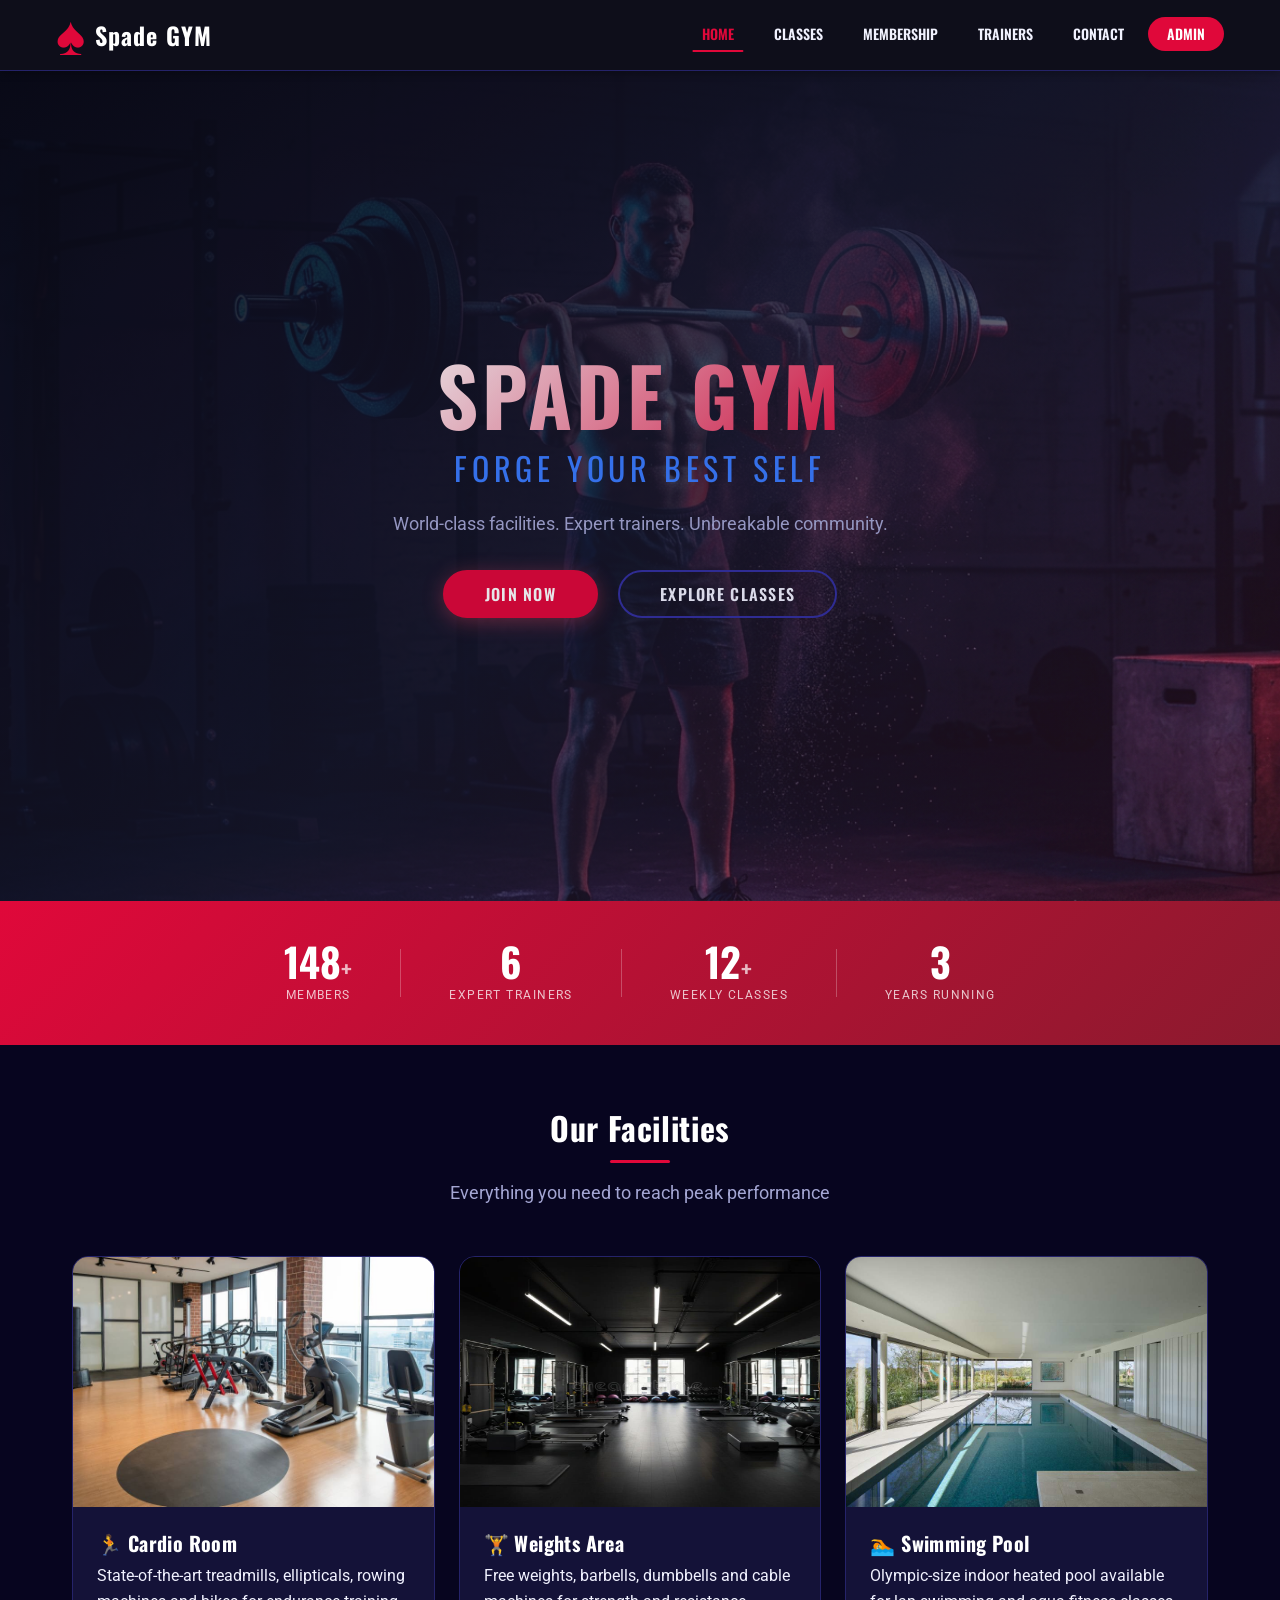
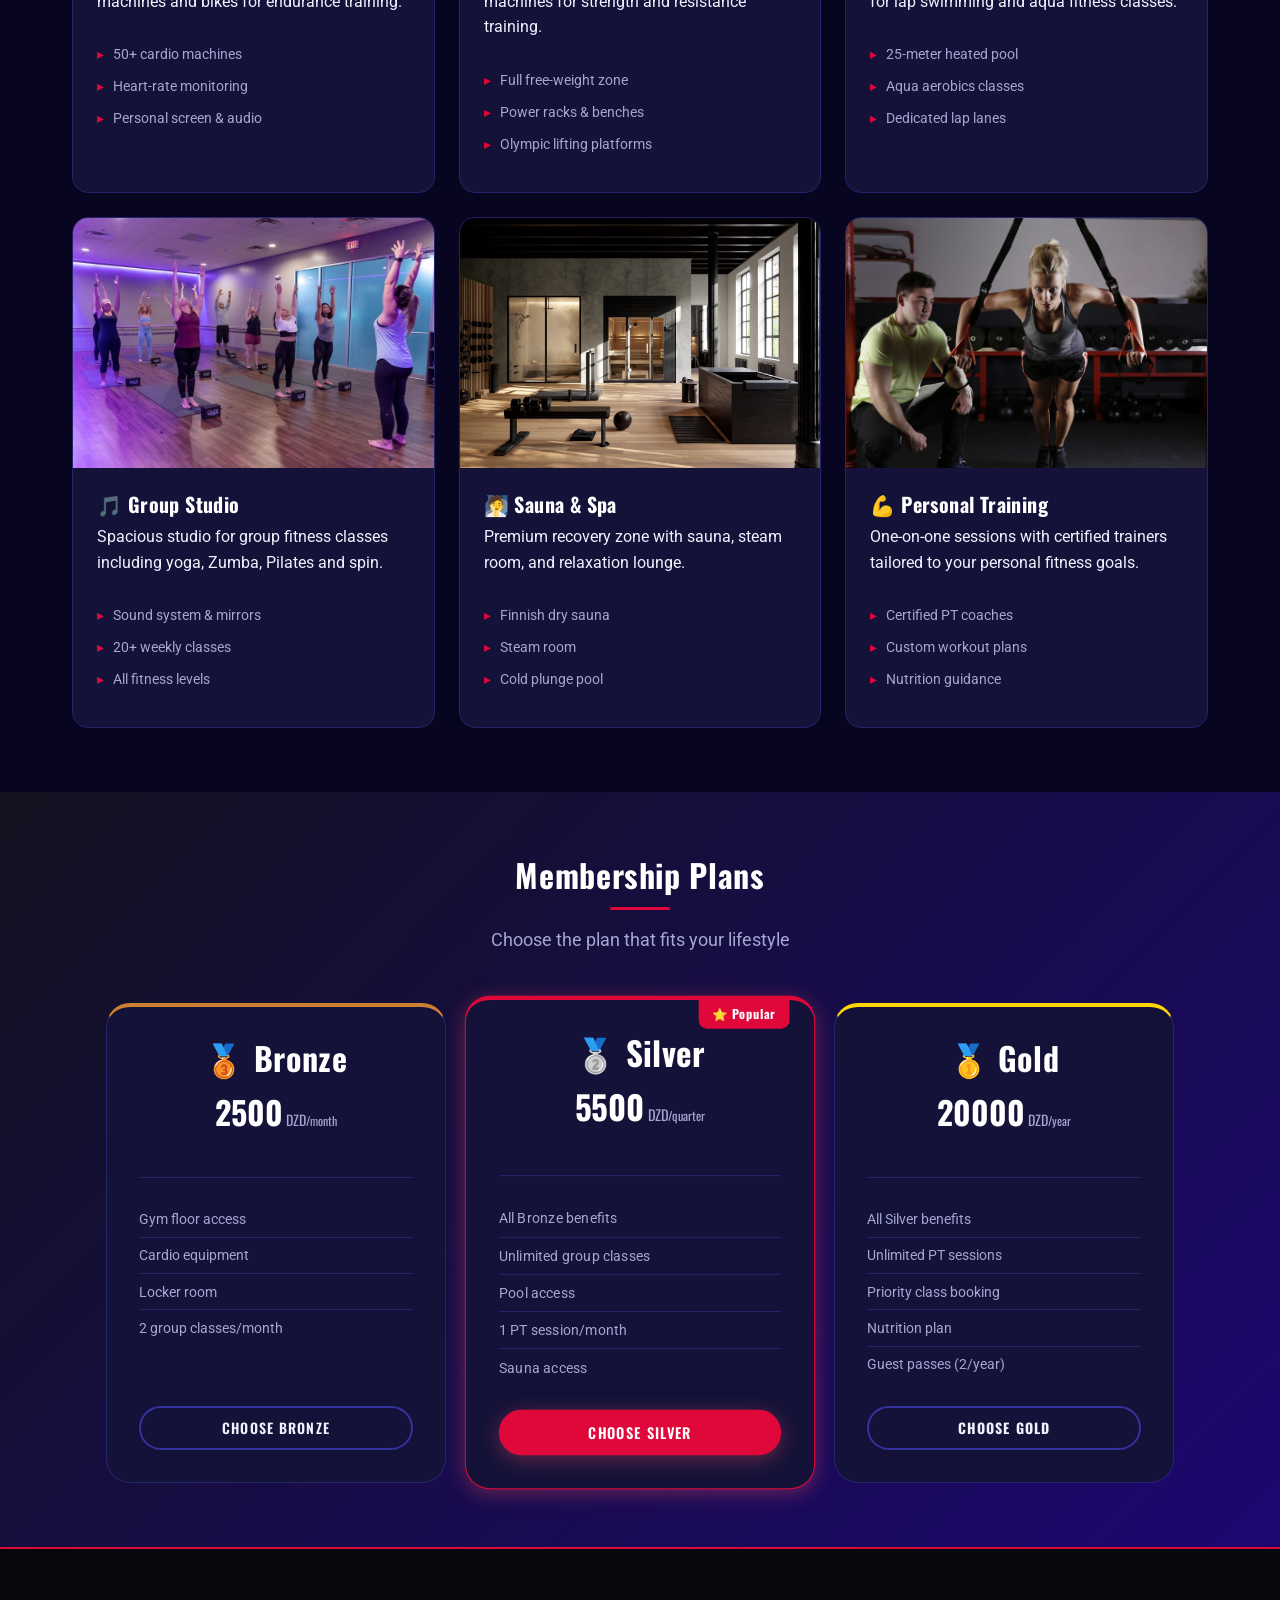
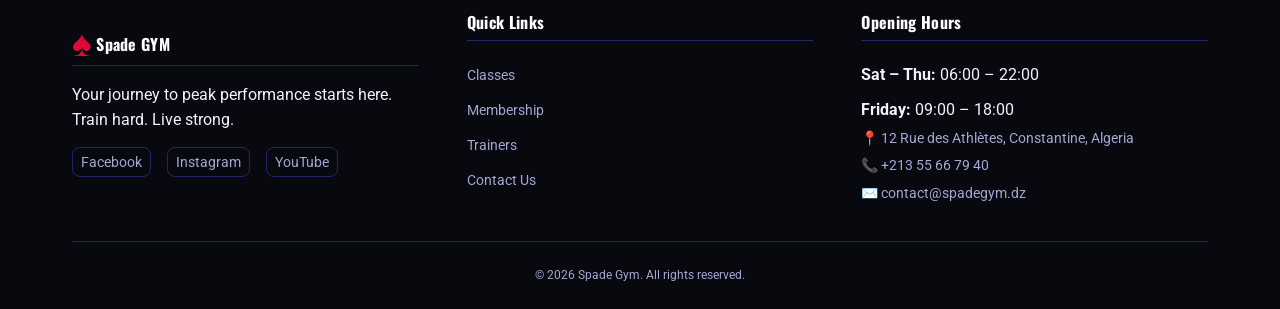
<file: index.html>
<!DOCTYPE html>
<html lang="en">
<head>
  <meta charset="UTF-8" />
  <meta name="viewport" content="width=device-width, initial-scale=1.0" />
  <title>Spade Gym — Forge Your Best Self</title>
  <link rel="stylesheet" href="styles.css" />
  <link rel="preconnect" href="https://fonts.googleapis.com" />
  <link href="https://fonts.googleapis.com/css2?family=Oswald:wght@400;600;700&family=Roboto:wght@300;400;500&display=swap" rel="stylesheet" />
</head>
<body>

  <!-- ====== HEADER / NAVBAR ====== -->
  <header class="site-header">
    <nav class="navbar" aria-label="Main Navigation">
      <a href="index.html" class="nav-logo" id="namelogo">
        <span class="logo-icon" >	&#9824;</span> Spade GYM
      </a>
      <button class="hamburger" aria-label="Toggle menu" aria-expanded="false">
        <span></span><span></span><span></span>
      </button>
      <ul class="nav-links">
        <li><a href="index.html" class="nav-link active">Home</a></li>
        <li><a href="classes.html" class="nav-link">Classes</a></li>
        <li><a href="membership.html" class="nav-link">Membership</a></li>
        <li><a href="trainers.html" class="nav-link">Trainers</a></li>
        <li><a href="contact.html" class="nav-link">Contact</a></li>
        <li><a href="admin-login.html" class="nav-link nav-admin-btn">Admin</a></li>
      </ul>
    </nav>
  </header>

  <!-- ====== MAIN CONTENT ====== -->
  <main>

    <!-- HERO SECTION -->
    <section class="hero" aria-label="Hero Banner">
      <div class="hero-overlay"></div>
      <div class="hero-content">
        <h1 class="hero-title">Spade Gym</h1>
        <p class="hero-tagline">Forge Your Best Self</p>
        <p class="hero-sub">World-class facilities. Expert trainers. Unbreakable community.</p>
        <a href="membership.html" class="btn btn-accent btn-lg">Join Now</a>
        <a href="classes.html" class="btn btn-outline btn-lg">Explore Classes</a>
      </div>
    </section>

    <!-- STATS STRIP -->
    <section class="stats-strip" aria-label="Gym Statistics">
      <div class="stats-strip-inner">
        <div class="stat-pill"><span class="stat-num">148<span class="stat-plus">+</span></span><span class="stat-lbl">Members</span></div>
        <div class="stat-sep"></div>
        <div class="stat-pill"><span class="stat-num">6</span><span class="stat-lbl">Expert Trainers</span></div>
        <div class="stat-sep"></div>
        <div class="stat-pill"><span class="stat-num">12<span class="stat-plus">+</span></span><span class="stat-lbl">Weekly Classes</span></div>
        <div class="stat-sep"></div>
        <div class="stat-pill"><span class="stat-num">3</span><span class="stat-lbl">Years Running</span></div>
      </div>
    </section>

    <!-- FACILITIES SECTION -->
    <section class="section facilities-section" aria-labelledby="facilities-heading">
      <div class="container">
        <h2 id="facilities-heading" class="section-title">Our Facilities</h2>
        <p class="section-subtitle">Everything you need to reach peak performance</p>
        <div class="cards-grid">

          <article class="card facility-card">
            <figure class="card-img-wrap">
              <img src="imgs/cardio-room.jpg" alt="Cardio Room"  />
              <figcaption class="sr-only">Cardio Room</figcaption>
            </figure>   
            <div class="card-body">
              <h3 class="card-title">🏃 Cardio Room</h3>
              <p>State-of-the-art treadmills, ellipticals, rowing machines and bikes for endurance training.</p>
              <ul class="feature-list">
                <li>50+ cardio machines</li>
                <li>Heart-rate monitoring</li>
                <li>Personal screen &amp; audio</li>
              </ul>
            </div>
          </article>

          <article class="card facility-card">
            <figure class="card-img-wrap">
              <img src="imgs\weitgh-area.jpg" alt="Weights Area"  />
              <figcaption class="sr-only">Weights Area</figcaption>
            </figure>
            <div class="card-body">
              <h3 class="card-title">🏋️ Weights Area</h3>
              <p>Free weights, barbells, dumbbells and cable machines for strength and resistance training.</p>
              <ul class="feature-list">
                <li>Full free-weight zone</li>
                <li>Power racks &amp; benches</li>
                <li>Olympic lifting platforms</li>
              </ul>
            </div>
          </article>

          <article class="card facility-card">
            <figure class="card-img-wrap">
              <img src="imgs/swim-pool.jpg" alt="Swimming Pool"  />
              <figcaption class="sr-only">Swimming Pool</figcaption>
            </figure>
            <div class="card-body">
              <h3 class="card-title">🏊 Swimming Pool</h3>
              <p>Olympic-size indoor heated pool available for lap swimming and aqua fitness classes.</p>
              <ul class="feature-list">
                <li>25-meter heated pool</li>
                <li>Aqua aerobics classes</li>
                <li>Dedicated lap lanes</li>
              </ul>
            </div>
          </article>

          <article class="card facility-card">
            <figure class="card-img-wrap">
              <img src="imgs/group-studio.jpg" alt="Group Studio" />
              <figcaption class="sr-only">Group Studio</figcaption>
            </figure>
            <div class="card-body">
              <h3 class="card-title">🎵 Group Studio</h3>
              <p>Spacious studio for group fitness classes including yoga, Zumba, Pilates and spin.</p>
              <ul class="feature-list">
                <li>Sound system &amp; mirrors</li>
                <li>20+ weekly classes</li>
                <li>All fitness levels</li>
              </ul>
            </div>
          </article>      

          <article class="card facility-card">
            <figure class="card-img-wrap">
              <img src="imgs\sauna-spac.jpg" alt="Sauna and Spa"  />
              <figcaption class="sr-only">Sauna and Spa</figcaption>
            </figure>
            <div class="card-body">
              <h3 class="card-title">🧖 Sauna &amp; Spa</h3>
              <p>Premium recovery zone with sauna, steam room, and relaxation lounge.</p>
              <ul class="feature-list">
                <li>Finnish dry sauna</li>
                <li>Steam room</li>
                <li>Cold plunge pool</li>
              </ul>
            </div>
          </article>

          <article class="card facility-card">
            <figure class="card-img-wrap">
              <img src="imgs\personal-teaner.jpg" alt="Personal Training"  />
              <figcaption class="sr-only">Personal Training</figcaption>
            </figure>
            <div class="card-body">
              <h3 class="card-title">💪 Personal Training</h3>
              <p>One-on-one sessions with certified trainers tailored to your personal fitness goals.</p>
              <ul class="feature-list">
                <li>Certified PT coaches</li>
                <li>Custom workout plans</li>
                <li>Nutrition guidance</li>
              </ul>
            </div>
          </article>

        </div>
      </div>
    </section>

    <!-- MEMBERSHIP HIGHLIGHTS SECTION -->
    <section class="section membership-preview-section" aria-labelledby="plans-heading">
      <div class="container">
        <h2 id="plans-heading" class="section-title">Membership Plans</h2>
        <p class="section-subtitle">Choose the plan that fits your lifestyle</p>
        <div class="plans-grid">

          <article class="card plan-card plan-bronze">
            <div class="plan-header">
              <h3>🥉 Bronze</h3>
              <p class="plan-price"><span class="price-amount">2500</span> DZD<span class="price-period">/month</span></p>
            </div>
            <ul class="plan-features">
              <li>Gym floor access</li>
              <li>Cardio equipment</li>
              <li>Locker room</li>
              <li>2 group classes/month</li>
            </ul>
            <a href="membership.html" class="btn btn-outline">Choose Bronze</a>
          </article>

          <article class="card plan-card plan-silver plan-recommended">
            <span class="recommended-badge">⭐ Popular</span>
            <div class="plan-header">
              <h3>🥈 Silver</h3>
              <p class="plan-price"><span class="price-amount">5500</span> DZD<span class="price-period">/quarter</span></p>
            </div>
            <ul class="plan-features">
              <li>All Bronze benefits</li>
              <li>Unlimited group classes</li>
              <li>Pool access</li>
              <li>1 PT session/month</li>
              <li>Sauna access</li>
            </ul>
            <a href="membership.html" class="btn btn-accent">Choose Silver</a>
          </article>

          <article class="card plan-card plan-gold">
            <div class="plan-header">
              <h3>🥇 Gold</h3>
              <p class="plan-price"><span class="price-amount">20000</span> DZD<span class="price-period">/year</span></p>
            </div>
            <ul class="plan-features">
              <li>All Silver benefits</li>
              <li>Unlimited PT sessions</li>
              <li>Priority class booking</li>
              <li>Nutrition plan</li>
              <li>Guest passes (2/year)</li>
            </ul>
            <a href="membership.html" class="btn btn-gold">Choose Gold</a>
          </article>

        </div>
      </div>
    </section>

  </main>

  <!-- ====== FOOTER ====== -->
  <footer class="site-footer">
    <div class="container">
      <div class="footer-grid">

        <div class="footer-col">
          <h4 class="footer-heading"><span class="logo-icon" id="footer-logo">	&#9824;</span> Spade GYM</h4>
          <p>Your journey to peak performance starts here. Train hard. Live strong.</p>
          <ul class="social-links">
            <li><a href="https://www.facebook.com/" >Facebook</a></li>
            <li><a href="https://www.instagram.com/">Instagram</a></li>
            <li><a href="https://www.youtube.com/" >YouTube</a></li>
          </ul>
        </div>

        <div class="footer-col">
          <h4 class="footer-heading">Quick Links</h4>
          <ul class="footer-links">
            <li><a href="classes.html">Classes</a></li>
            <li><a href="membership.html">Membership</a></li>
            <li><a href="trainers.html">Trainers</a></li>
            <li><a href="contact.html">Contact Us</a></li>
          </ul>
        </div>

        <div class="footer-col">
          <h4 class="footer-heading">Opening Hours</h4>
          <address>
            <ul class="hours-list">
              <li><strong>Sat – Thu:</strong> 06:00 – 22:00</li>
              <li><strong>Friday:</strong> 09:00 – 18:00</li>
            </ul>
              <p>📍 12 Rue des Athlètes, Constantine, Algeria</p>
              <p>📞 +213 55 66 79 40</p>
              <p>✉️ contact@spadegym.dz</p>
          </address>
        </div>

      </div>
      <div class="footer-bottom">
        <p>&copy; 2026 Spade Gym. All rights reserved. </p>
      </div>
    </div>
  </footer>

  <script src="nav.js"></script>
  
</body> 
</html>
</file>
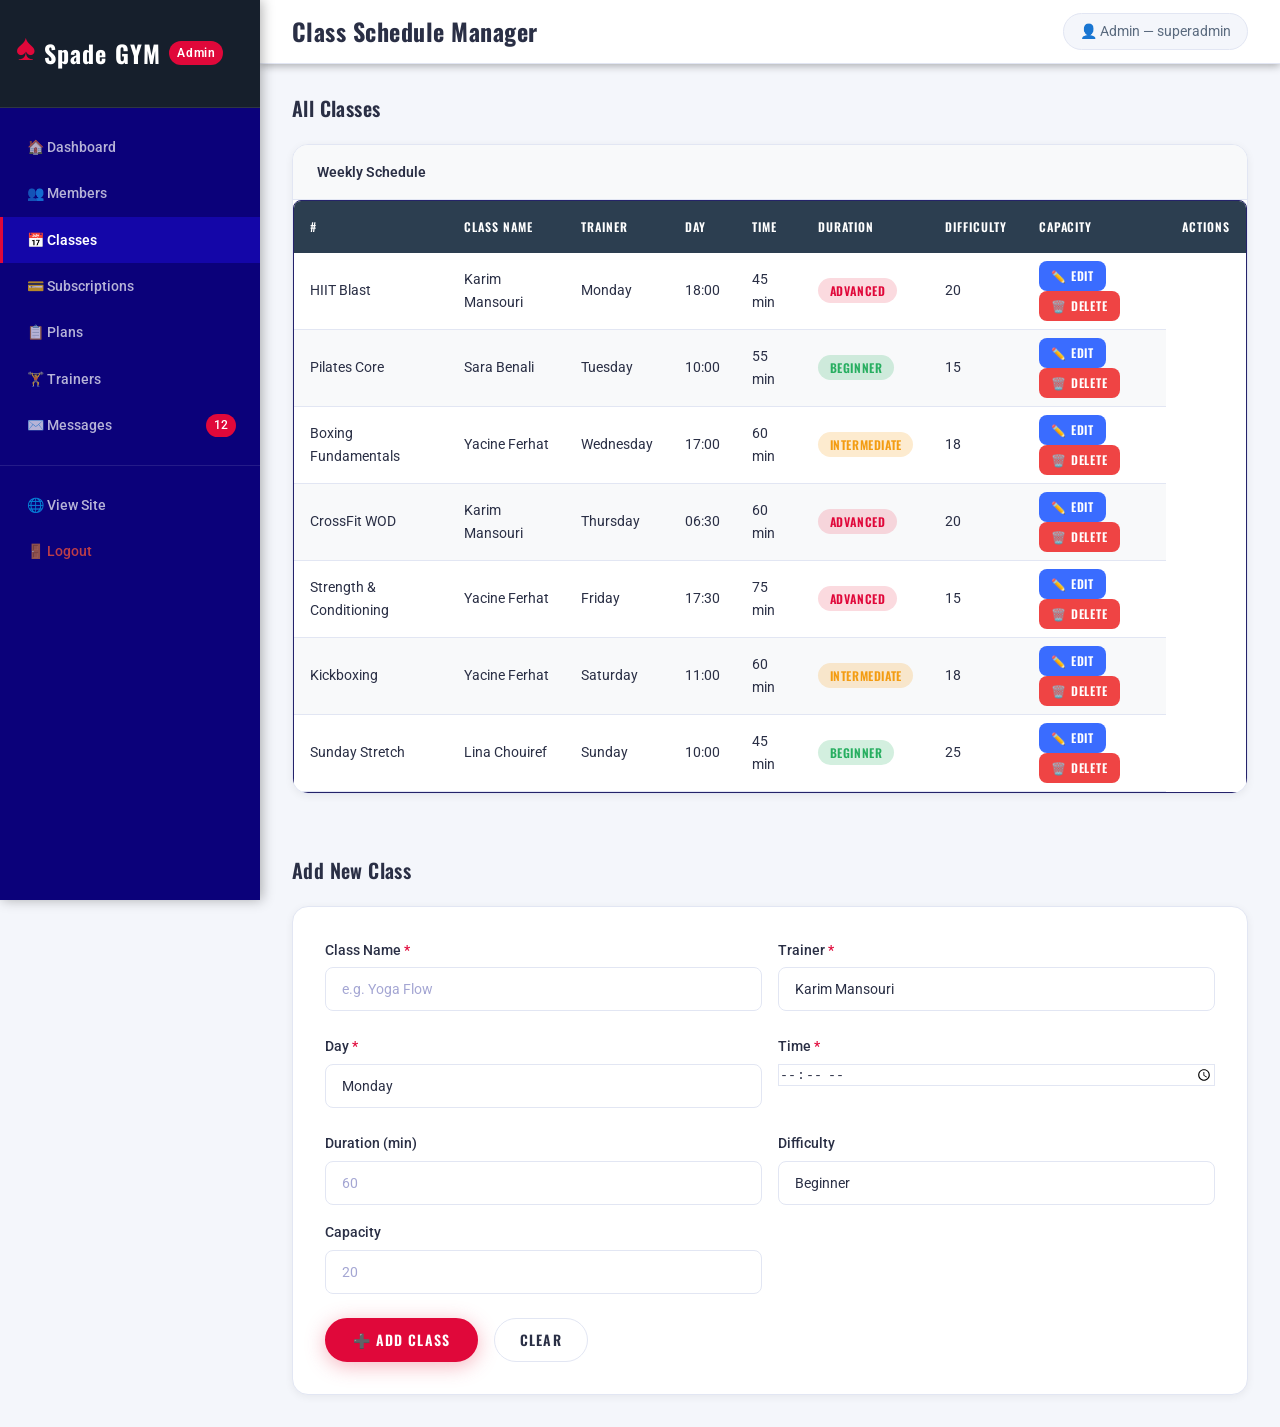
<file: admin-classes.html>
<!DOCTYPE html>
<html lang="en">
<head>
  <meta charset="UTF-8" />
  <meta name="viewport" content="width=device-width, initial-scale=1.0" />
  <title>Classes — Spade Gym</title>
  <link rel="stylesheet" href="styles.css" />
  <link href="https://fonts.googleapis.com/css2?family=Oswald:wght@400;600;700&family=Roboto:wght@300;400;500&display=swap" rel="stylesheet" />
</head>
<body class="admin-body">
  <div class="admin-layout">

    <!-- SIDEBAR -->
    <aside class="admin-sidebar" aria-label="Admin Sidebar Navigation">
      <div class="sidebar-header">
        <span class="logo-icon">&#9824;</span>
        <span class="sidebar-brand">Spade GYM</span>
        <span class="sidebar-label">Admin</span>
      </div>
      <nav aria-label="Admin Navigation">
        <ul class="sidebar-nav">
          <li><a href="admin-dashboard.html" class="sidebar-link">🏠 Dashboard</a></li>
          <li><a href="admin-member.html"                    class="sidebar-link">👥 Members</a></li>
          <li><a href="admin-classes.html"   class="sidebar-link active">📅 Classes</a></li>
          <li><a href="#"                    class="sidebar-link">💳 Subscriptions</a></li>
          <li><a href="admin-plans.html"     class="sidebar-link">📋 Plans</a></li>
          <li><a href="#"                    class="sidebar-link">🏋️ Trainers</a></li>
          <li><a href="#"                    class="sidebar-link">✉️ Messages <span class="badge-count">12</span></a></li>
        </ul>
      </nav>
      <div class="sidebar-footer">
        <a href="index.html"       class="sidebar-link">🌐 View Site</a>
        <a href="admin-login.html" class="sidebar-link sidebar-logout">🚪 Logout</a>
      </div>
    </aside>

    <!-- MAIN -->
    <main class="admin-main" id="admin-content">

      <header class="admin-topbar">
        <button class="admin-menu-toggle" aria-label="Toggle sidebar">☰</button>
        <h1 class="admin-page-title">Class Schedule Manager</h1>
        <div class="admin-topbar-right">
          <span class="admin-user-info">👤 Admin — superadmin</span>
        </div>
      </header>

      <!-- TABLE -->
      <section class="admin-section" aria-labelledby="classes-heading">
        <h2 id="classes-heading" class="admin-section-title">All Classes</h2>
        <div class="admin-card">
          <div class="admin-card-header"><span>Weekly Schedule</span></div>
          <div class="table-responsive">
            <table class="admin-table">
              <caption class="sr-only">Class schedule with actions</caption>
              <thead>
                <tr>
                  <th>#</th><th>Class Name</th><th>Trainer</th><th>Day</th>
                  <th>Time</th><th>Duration</th><th>Difficulty</th><th>Capacity</th><th>Actions</th>
                </tr>
              </thead>
              <tbody id="classes-tbody"></tbody>
            </table>
          </div>
        </div>
      </section>

      <!-- ADD FORM -->
      <section class="admin-section" aria-labelledby="add-class-heading">
        <h2 id="add-class-heading" class="admin-section-title">Add New Class</h2>
        <div class="admin-card">
          <form id="add-class-form" class="admin-form" novalidate>
            <div class="form-row">
              <div class="form-group">
                <label for="c-name">Class Name <span class="required">*</span></label>
                <input id="c-name" type="text" placeholder="e.g. Yoga Flow" required />
              </div>
              <div class="form-group">
                <label for="c-trainer">Trainer <span class="required">*</span></label>
                <select id="c-trainer">
                  <option>Karim Mansouri</option><option>Sara Benali</option>
                  <option>Yacine Ferhat</option><option>Lina Chouiref</option>
                  <option>Amira Khelifi</option><option>Bilal Tabet</option>
                </select>
              </div>
            </div>
            <div class="form-row">
              <div class="form-group">
                <label for="c-day">Day <span class="required">*</span></label>
                <select id="c-day">
                  <option>Monday</option><option>Tuesday</option><option>Wednesday</option>
                  <option>Thursday</option><option>Friday</option><option>Saturday</option><option>Sunday</option>
                </select>
              </div>
              <div class="form-group">
                <label for="c-time">Time <span class="required">*</span></label>
                <input id="c-time" type="time" required />
              </div>
            </div>
            <div class="form-row">
              <div class="form-group">
                <label for="c-duration">Duration (min)</label>
                <input id="c-duration" type="number" placeholder="60" min="10" />
              </div>
              <div class="form-group">
                <label for="c-diff">Difficulty</label>
                <select id="c-diff">
                  <option>Beginner</option><option>Intermediate</option><option>Advanced</option>
                </select>
              </div>
              <div class="form-group">
                <label for="c-capacity">Capacity</label>
                <input id="c-capacity" type="number" placeholder="20" min="1" />
              </div>
            </div>
            <div class="form-submit">
              <button type="submit" class="btn btn-accent">➕ Add Class</button>
              <button type="reset"  class="btn btn-outline-admin">Clear</button>
            </div>
          </form>
        </div>
      </section>

    </main>
  </div>

    <script src="admin-class.js"></script>
        <script src="admin-nav.js"></script>


</body>
</html>
</file>
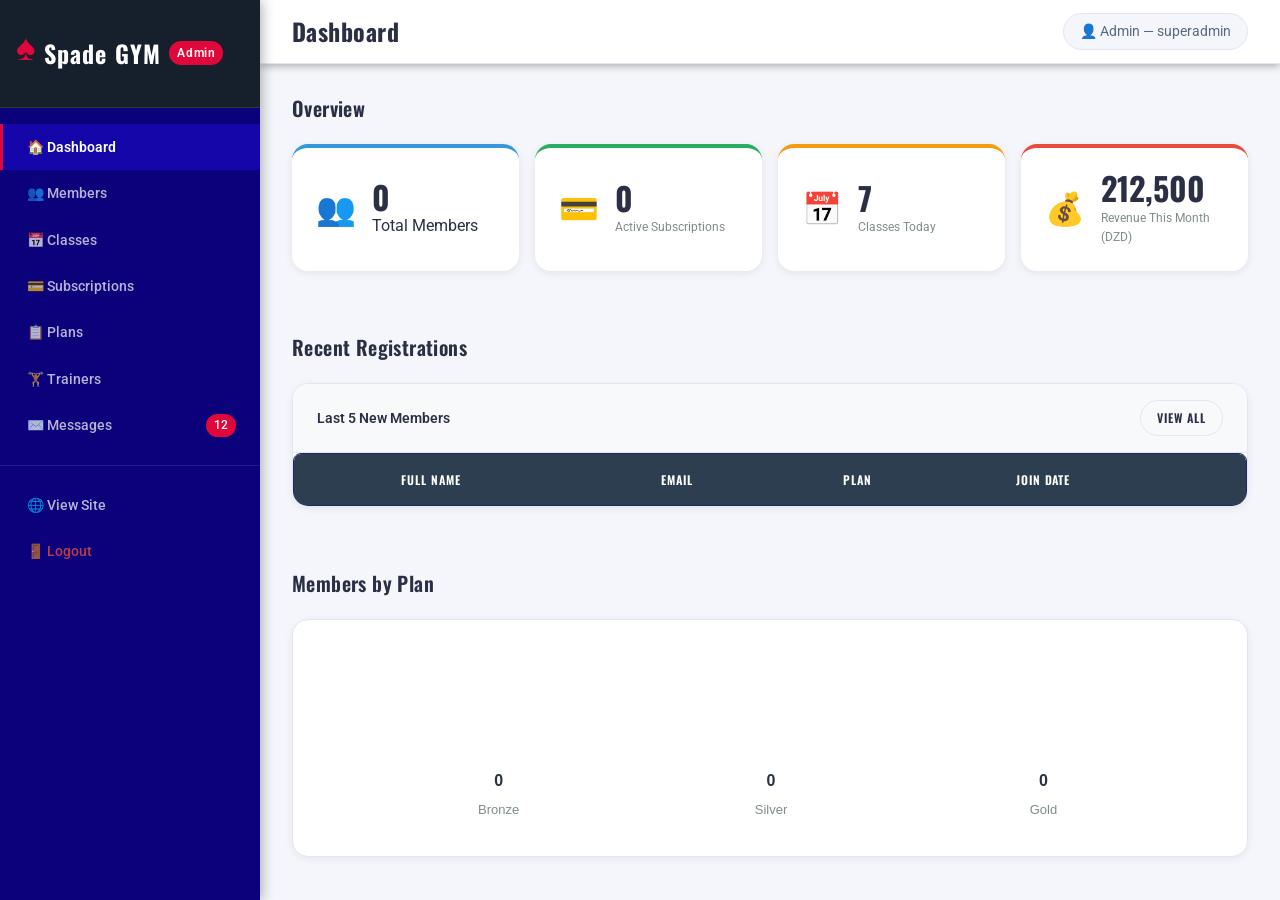
<file: admin-dashboard.html>
<!DOCTYPE html>
<html lang="en">
<head>
  <meta charset="UTF-8" />
  <meta name="viewport" content="width=device-width, initial-scale=1.0" />
  <title>Dashboard — Spade Gym</title>
  <link rel="stylesheet" href="styles.css" />
  <link href="https://fonts.googleapis.com/css2?family=Oswald:wght@400;600;700&family=Roboto:wght@300;400;500&display=swap" rel="stylesheet" />
</head>
<body class="admin-body">

  <div class="admin-layout">

    <!-- ====== ADMIN SIDEBAR ====== -->
    <aside class="admin-sidebar" aria-label="Admin Sidebar Navigation">
      <div class="sidebar-header">
        <span class="logo-icon">&#9824;</span>
        <span class="sidebar-brand">Spade GYM</span>
        <span class="sidebar-label">Admin</span>
      </div>

      <nav aria-label="Admin Navigation">
        <ul class="sidebar-nav">
          <li><a href="admin-dashboard.html" class="sidebar-link active">🏠 Dashboard</a></li>
          <li><a href="admin-member.html" class="sidebar-link">👥 Members</a></li>
          <li><a href="admin-classes.html" class="sidebar-link">📅 Classes</a></li>
          <li><a href="#" class="sidebar-link">💳 Subscriptions</a></li>
          <li><a href="admin-plans.html" class="sidebar-link">📋 Plans</a></li>
          <li><a href="#" class="sidebar-link">🏋️ Trainers</a></li>
          <li><a href="#" class="sidebar-link">✉️ Messages <span class="badge-count">12</span></a></li>
        </ul>
      </nav>

      <div class="sidebar-footer">
        <a href="index.html" class="sidebar-link">🌐 View Site</a>
        <a href="admin-login.html" class="sidebar-link sidebar-logout">🚪 Logout</a>
      </div>
    </aside>

    <!-- ====== ADMIN MAIN CONTENT ====== -->
    <main class="admin-main" >

      <!-- TOP BAR -->
      <header class="admin-topbar">
        <button class="admin-menu-toggle" aria-label="Toggle sidebar">☰</button>
        <h1 class="admin-page-title">Dashboard</h1>
        <div class="admin-topbar-right">
          <span class="admin-user-info">👤 Admin — superadmin</span>
        </div>
      </header>

      <!-- STATS CARDS -->
      <section class="admin-section" aria-labelledby="stats-heading">
        <h2 id="stats-heading" class="admin-section-title">Overview</h2>
        <div class="stats-grid">

          <div class="stat-card stat-blue">
            <div class="stat-icon">👥</div>
            <div class="stat-info">
              <span class="stat-number">148</span>
              <span >Total Members</span>
            </div>
          </div>

          <div class="stat-card stat-green">
            <div class="stat-icon">💳</div>
            <div class="stat-info">
              <span class="stat-number">86</span>
              <span class="stat-label">Active Subscriptions</span>
            </div>
          </div>

          <div class="stat-card stat-orange">
            <div class="stat-icon">📅</div>
            <div class="stat-info">
              <span class="stat-number">7</span>
              <span class="stat-label">Classes Today</span>
            </div>
          </div>

          <div class="stat-card stat-red">
            <div class="stat-icon">💰</div>
            <div class="stat-info">
              <span class="stat-number">212,500</span>
              <span class="stat-label">Revenue This Month (DZD)</span>
            </div>
          </div>

        </div>
      </section>

      <!-- RECENT REGISTRATIONS TABLE -->
      <section class="admin-section" aria-labelledby="recent-heading">
        <h2 id="recent-heading" class="admin-section-title">Recent Registrations</h2>
        <div class="admin-card">
          <div class="admin-card-header">
            <span>Last 5 New Members</span>
            <a href="admin-member.html" class="btn btn-sm btn-outline-admin">View All</a>
          </div>
          <div class="table-responsive">
            <table class="admin-table">
              <caption class="sr-only">Recent member registrations</caption>
              <thead>
                <tr>
                  <th ></th>
                  <th >Full Name</th>
                  <th >Email</th>
                  <th >Plan</th>
                  <th >Join Date</th>
                </tr>
              </thead>
              <tbody id="dashboard-tbody"></tbody>
            </table>
          </div>
        </div>
      </section>

    </main>
  </div>

  <script>
    (function () {
      
      const members = JSON.parse(localStorage.getItem('gym_members') || 'null') || seed;
      const last5   = [...members].sort((a, b) => new Date(b.date) - new Date(a.date)).slice(0, 5);
      const tbody   = document.getElementById('dashboard-tbody');
      tbody.innerHTML = last5.map((m, i) => `<tr>
        <td>${i + 1}</td>
        <td>${m.name}</td>
        <td>${m.email}</td>
        <td><span class="badge badge-${m.plan.toLowerCase()}">${m.plan}</span></td>
        <td>${m.date}</td>
      </tr>`).join('');
    })();
  </script>

    <script src="admin-stats.js"></script>
    <script src="admin-nav.js"></script>


</body>
</html>
</file>
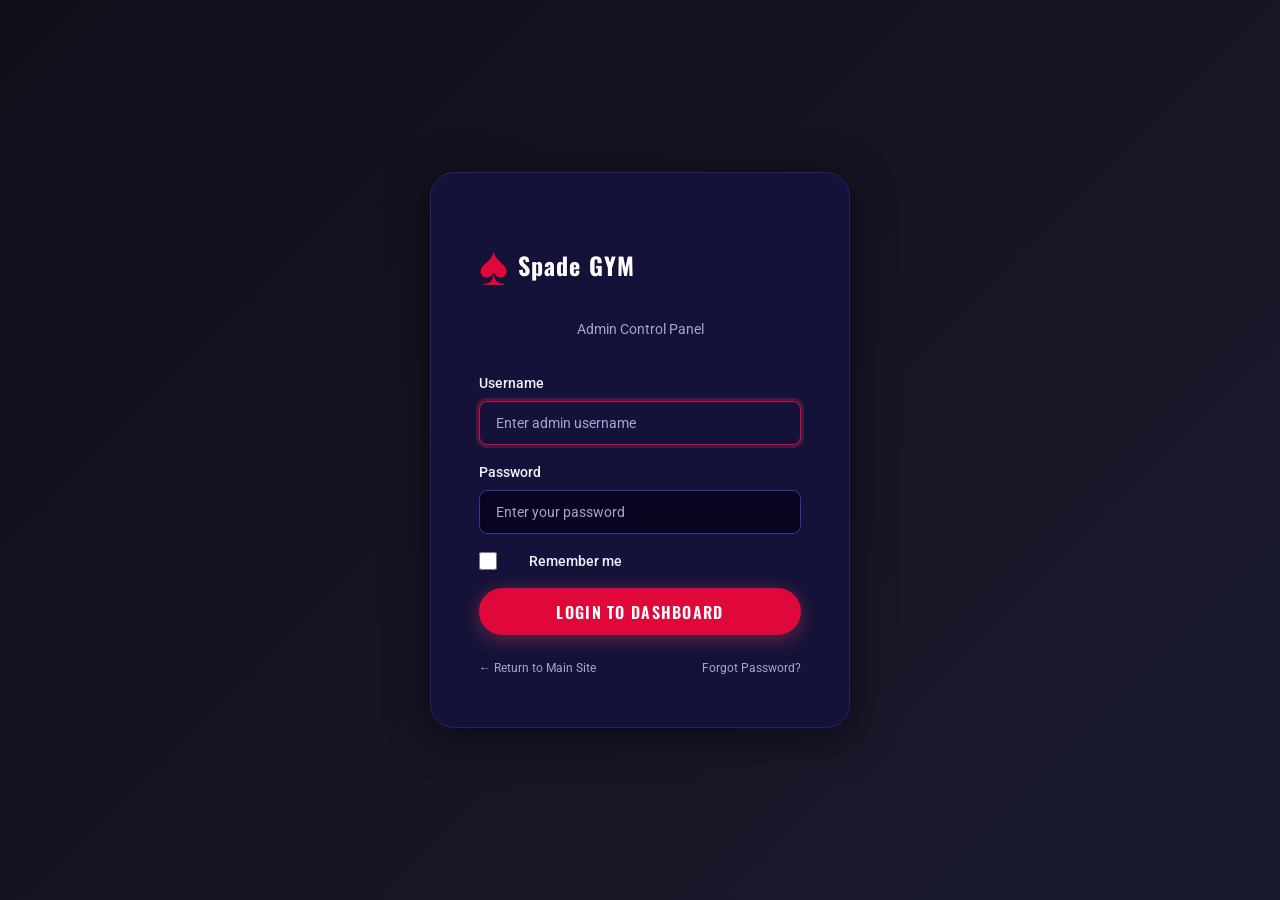
<file: admin-login.html>
<!DOCTYPE html>
<html lang="en">
<head>
  <meta charset="UTF-8" />
  <meta name="viewport" content="width=device-width, initial-scale=1.0" />
  <title>Admin Login — Spade Gym</title>
  <link rel="stylesheet" href="styles.css" />
  <link href="https://fonts.googleapis.com/css2?family=Oswald:wght@400;600;700&family=Roboto:wght@300;400;500&display=swap" rel="stylesheet" />
</head>
<body class="admin-body admin-login-page">

  <main class="login-main">
    <div class="login-card">

      <!-- LOGO -->
      <div class="login-logo">
        <a href="index.html" class="nav-logo">
          <span class="logo-icon">	&#9824;</span> Spade GYM
        </a>
        <p class="login-subtitle">Admin Control Panel</p>
      </div>

      <!-- ERROR MESSAGE PLACEHOLDER -->
      <div class="alert alert-error" id="login-error" role="alert" aria-live="polite" hidden>
        ❌ Invalid username or password. Please try again.
      </div>

      <!-- SUCCESS MESSAGE PLACEHOLDER -->
      <div class="alert alert-success" id="login-success" role="alert" aria-live="polite" hidden>
        ✅ Login successful. Redirecting...
      </div>

      <!-- LOGIN FORM -->
      <form class="login-form" novalidate>

        <div class="form-group">
          <label for="admin-username">Username</label>
          <input
            type="text"
            id="admin-username"
            name="username"
            placeholder="Enter admin username"
            required
            autofocus
          />
        </div>

        <div class="form-group">
          <label for="admin-password">Password</label>
          <input
            type="password"
            id="admin-password"
            name="password"
            placeholder="Enter your password"
            required
            autocomplete="current-password"
          />
        </div>

        <div class="form-group checkbox-group">
          <label class="checkbox-label">
            <input type="checkbox" name="remember" id="remember" />
            <span class="checkbox-custom"></span>
            Remember me
          </label>
        </div>

        <button type="submit" class="btn btn-accent btn-full btn-lg">Login to Dashboard</button>

      </form>

      <div class="login-footer-links">
        <a href="index.html">← Return to Main Site</a>
        <a href="#">Forgot Password?</a>
      </div>

    </div>
  </main>

  <script src="admin-login.js"></script>

</body>
</html>
</file>
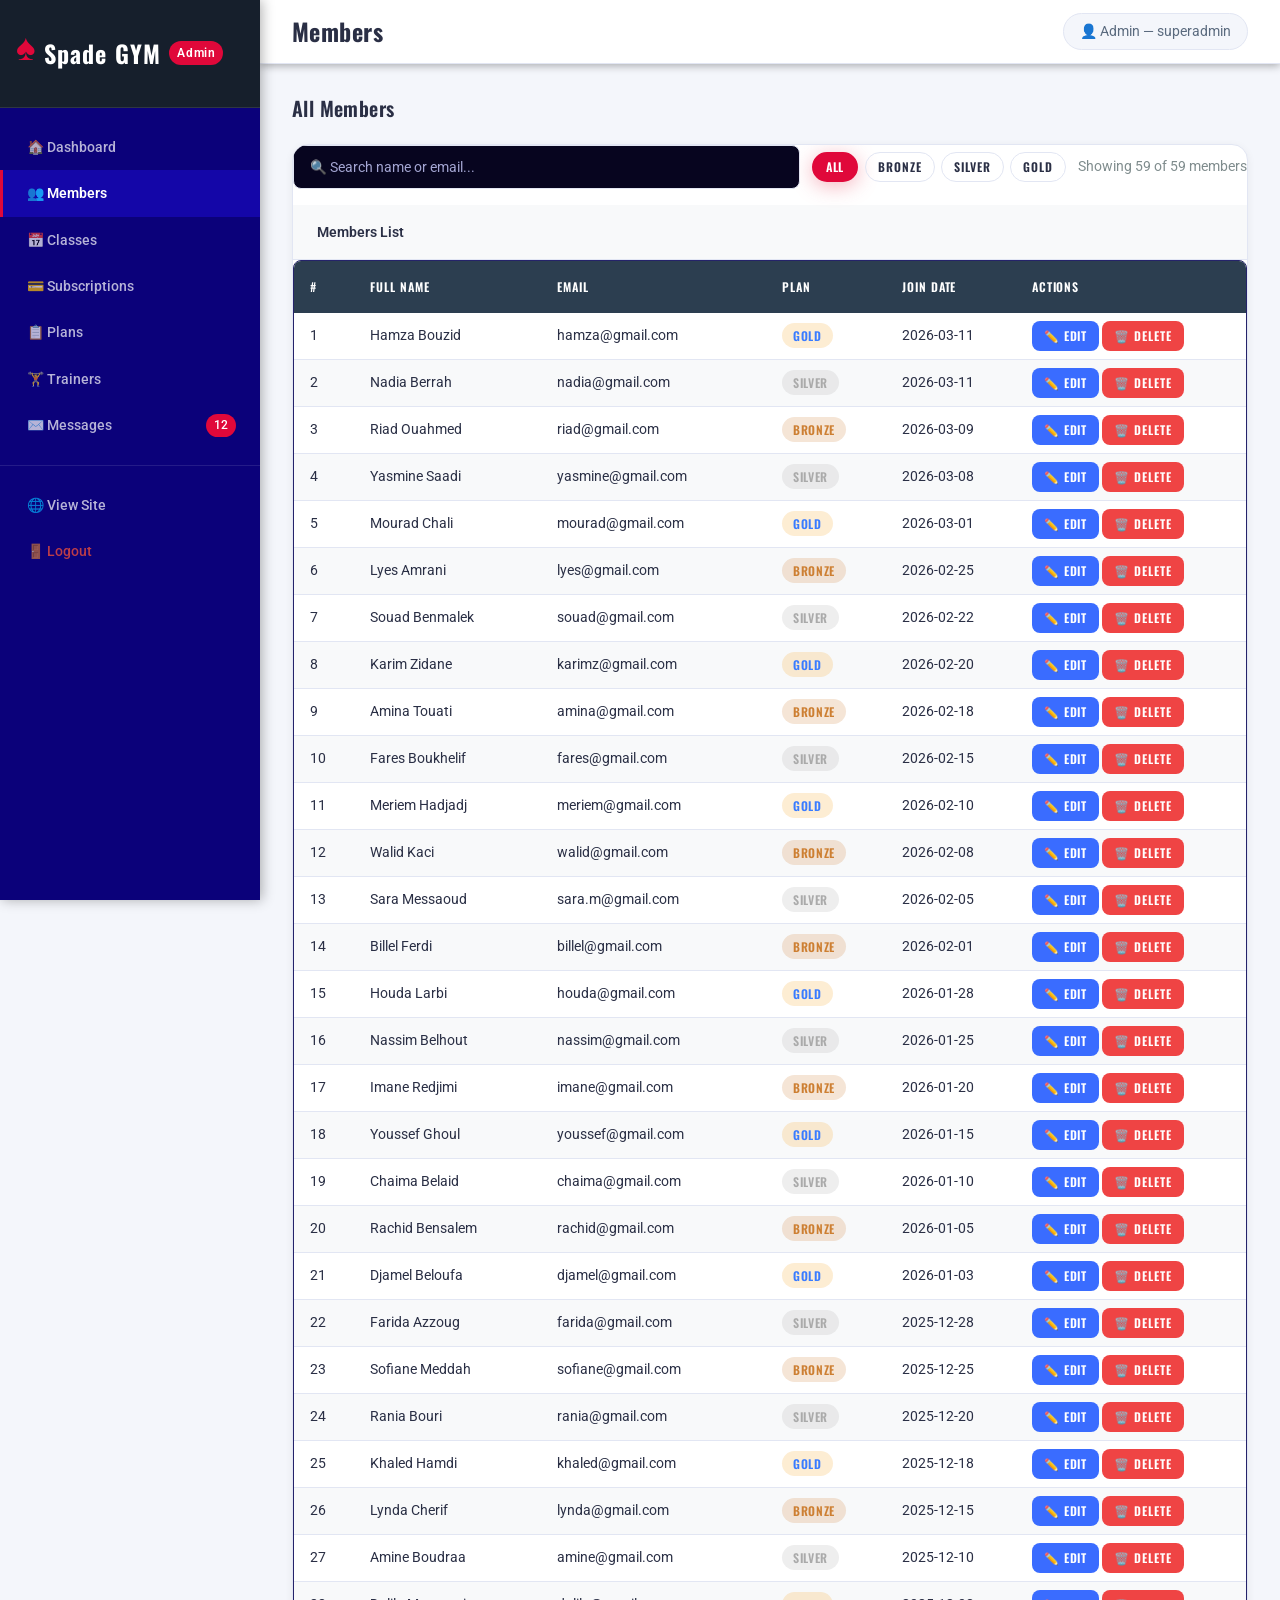
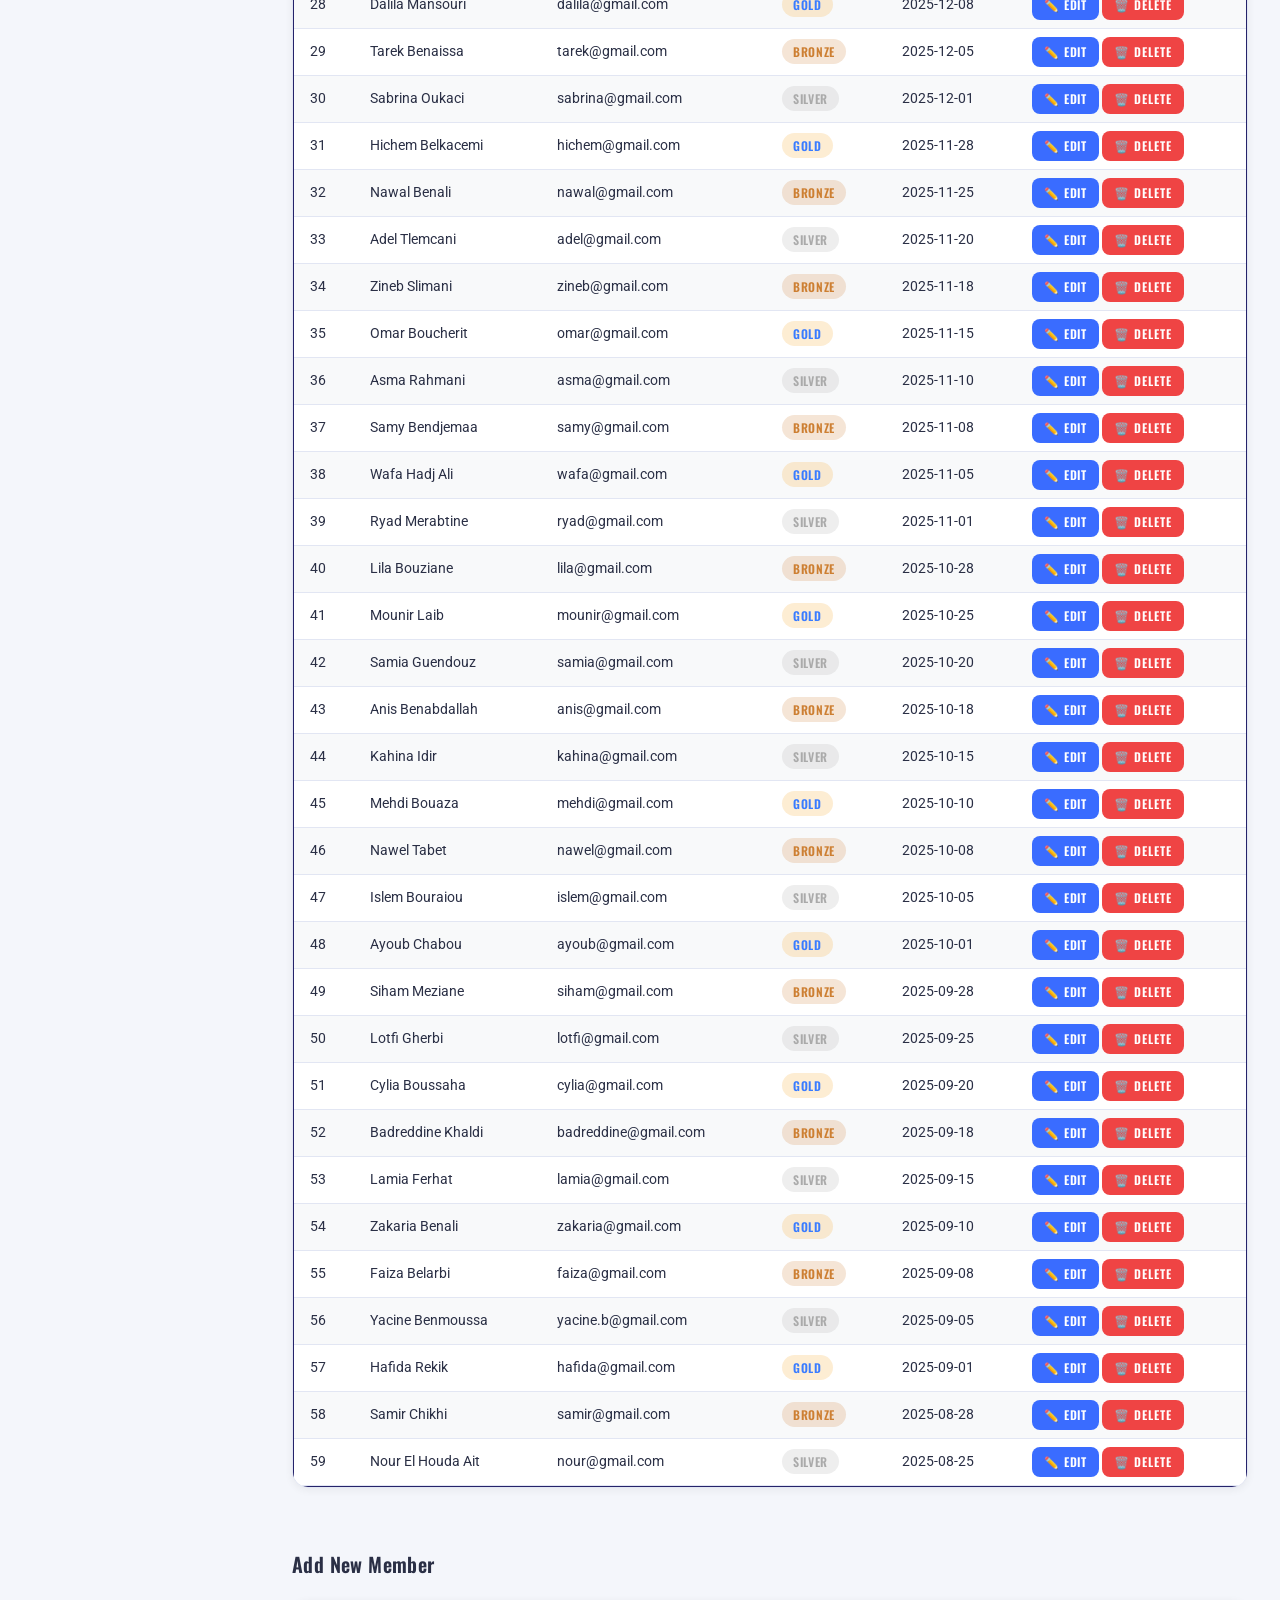
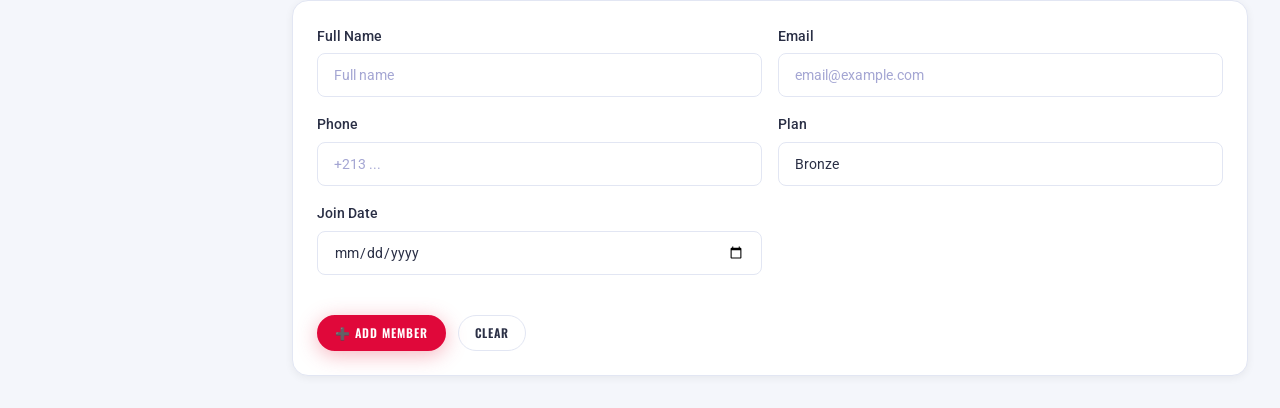
<file: admin-member.html>
<!DOCTYPE html>
<html lang="en">
<head>
  <meta charset="UTF-8" />
  <meta name="viewport" content="width=device-width, initial-scale=1.0" />
  <title>Members — Spade Gym</title>
  <link rel="stylesheet" href="styles.css" />
  <link href="https://fonts.googleapis.com/css2?family=Oswald:wght@400;600;700&family=Roboto:wght@300;400;500&display=swap" rel="stylesheet" />
</head>
<body class="admin-body">
  <div class="admin-layout">

    <!-- SIDEBAR -->
    <aside class="admin-sidebar" aria-label="Admin Sidebar Navigation">
      <div class="sidebar-header">
        <span class="logo-icon">&#9824;</span>
        <span class="sidebar-brand">Spade GYM</span>
        <span class="sidebar-label">Admin</span>
      </div>
      <nav aria-label="Admin Navigation">
        <ul class="sidebar-nav">
          <li><a href="admin-dashboard.html" class="sidebar-link">🏠 Dashboard</a></li>
          <li><a href="admin-member.html"    class="sidebar-link active">👥 Members</a></li>
          <li><a href="admin-classes.html"   class="sidebar-link">📅 Classes</a></li>
          <li><a href="#"                    class="sidebar-link">💳 Subscriptions</a></li>
          <li><a href="admin-plans.html"     class="sidebar-link">📋 Plans</a></li>
          <li><a href="#"                    class="sidebar-link">🏋️ Trainers</a></li>
          <li><a href="#"                    class="sidebar-link">✉️ Messages <span class="badge-count">12</span></a></li>
        </ul>
      </nav>
      <div class="sidebar-footer">
        <a href="index.html"       class="sidebar-link">🌐 View Site</a>
        <a href="admin-login.html" class="sidebar-link sidebar-logout">🚪 Logout</a>
      </div>
    </aside>

    <!-- MAIN -->
    <main class="admin-main" id="admin-content">

      <header class="admin-topbar">
        <button class="admin-menu-toggle" aria-label="Toggle sidebar">☰</button>
        <h1 class="admin-page-title">Members</h1>
        <div class="admin-topbar-right">
          <span class="admin-user-info">👤 Admin — superadmin</span>
        </div>
      </header>

      <!-- MEMBERS TABLE -->
      <section class="admin-section" aria-labelledby="recent-heading">
        <h2 id="recent-heading" class="admin-section-title">All Members</h2>
        <div class="admin-card">
          <div class="admin-card-header">
            <span>Members List</span>
          </div>
          <div class="table-responsive">
            <table class="admin-table">
              <caption class="sr-only">All gym members with management actions</caption>
              <thead>
                <tr>
                  <th>#</th>
                  <th>Full Name</th>
                  <th>Email</th>
                  <th>Plan</th>
                  <th>Join Date</th>
                  <th>Actions</th>
                </tr>
              </thead>
              <tbody></tbody>
            </table>
          </div>
        </div>
      </section>

    </main>
  </div>

  <script src="admin-member.js"></script>
      <script src="admin-nav.js"></script>


</body>
</html>
</file>
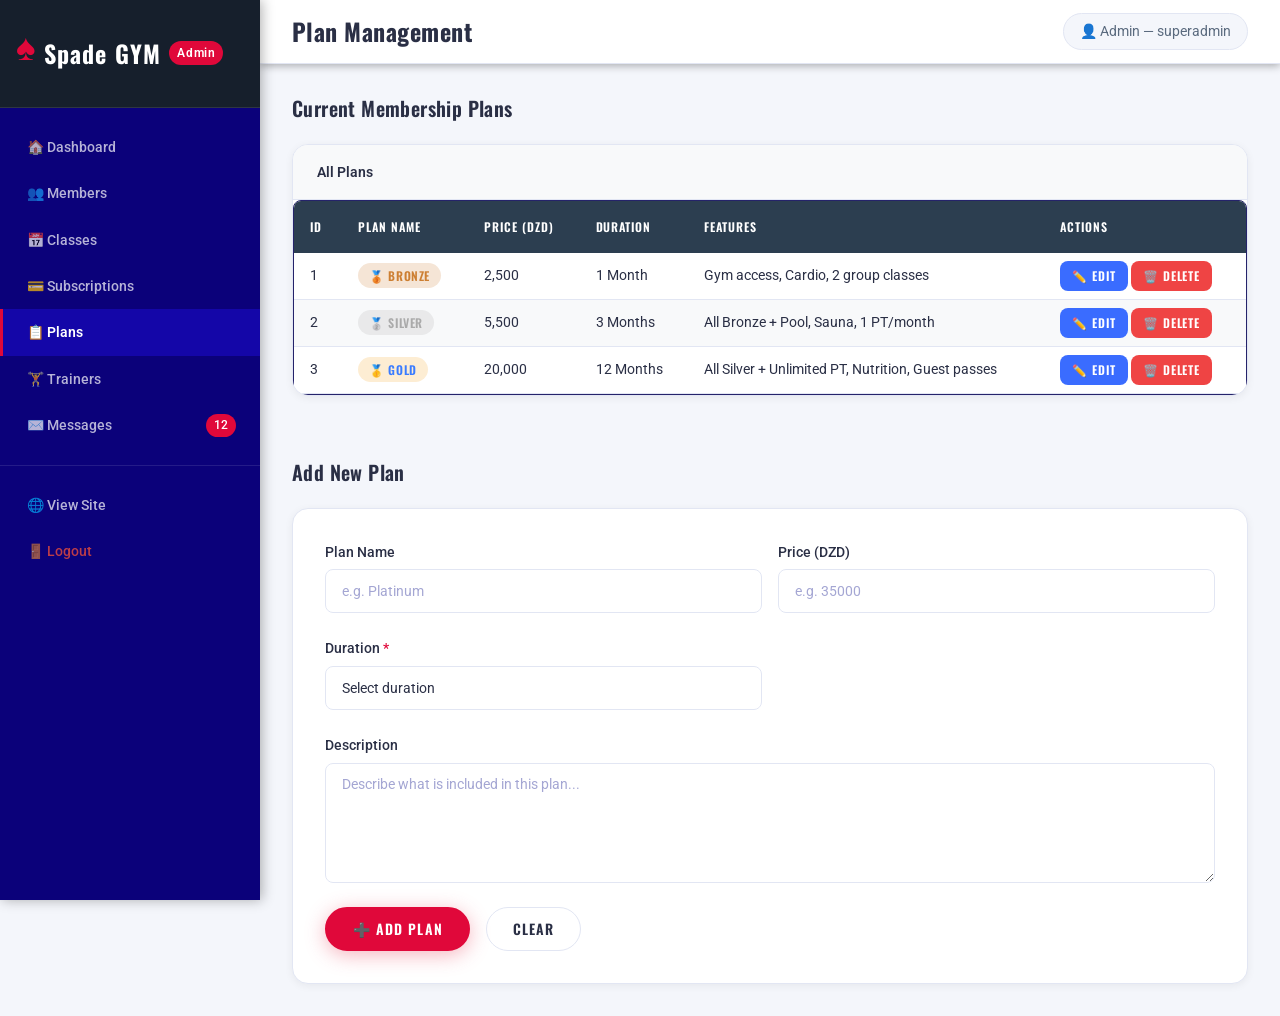
<file: admin-plans.html>
<!DOCTYPE html>
<html lang="en">
<head>
  <meta charset="UTF-8" />
  <meta name="viewport" content="width=device-width, initial-scale=1.0" />
  <title>Plan Management — Spade Gym</title>
  <link rel="stylesheet" href="styles.css" />
  <link href="https://fonts.googleapis.com/css2?family=Oswald:wght@400;600;700&family=Roboto:wght@300;400;500&display=swap" rel="stylesheet" />
</head>
<body class="admin-body">

  <div class="admin-layout">

    <!-- ADMIN SIDEBAR -->
    <aside class="admin-sidebar" aria-label="Admin Sidebar Navigation">
      <div class="sidebar-header">
        <span class="logo-icon">&#9824;</span>
        <span class="sidebar-brand">Spade GYM</span>
        <span class="sidebar-label">Admin</span>
      </div>
      <nav aria-label="Admin Navigation">
        <ul class="sidebar-nav">
          <li><a href="admin-dashboard.html" class="sidebar-link">🏠 Dashboard</a></li>
          <li><a href="admin-member.html" class="sidebar-link">👥 Members</a></li>
          <li><a href="admin-classes.html" class="sidebar-link">📅 Classes</a></li>
          <li><a href="#" class="sidebar-link">💳 Subscriptions</a></li>
          <li><a href="admin-plans.html" class="sidebar-link active">📋 Plans</a></li>
          <li><a href="#" class="sidebar-link">🏋️ Trainers</a></li>
          <li><a href="#" class="sidebar-link">✉️ Messages <span class="badge-count">12</span></a></li>
        </ul>
      </nav>
      <div class="sidebar-footer">
        <a href="index.html" class="sidebar-link">🌐 View Site</a>
        <a href="admin-login.html" class="sidebar-link sidebar-logout">🚪 Logout</a>
      </div>
    </aside>

    <!-- ADMIN MAIN CONTENT -->
    <main class="admin-main" id="admin-content">

      <header class="admin-topbar">
        <button class="admin-menu-toggle" aria-label="Toggle sidebar">☰</button>
        <h1 class="admin-page-title">Plan Management</h1>
        <div class="admin-topbar-right">
          <span class="admin-user-info">👤 Admin — superadmin</span>
        </div>
      </header>

      <!-- EXISTING PLANS TABLE -->
      <section class="admin-section" aria-labelledby="plans-list-heading">
        <h2 id="plans-list-heading" class="admin-section-title">Current Membership Plans</h2>
        <div class="admin-card">
          <div class="admin-card-header">
            <span>All Plans</span>
          </div>
          <div class="table-responsive">
            <table class="admin-table">
              <caption class="sr-only">Current membership plans with actions</caption>
              <thead>
                <tr>
                  <th >ID</th>
                  <th >Plan Name</th>
                  <th >Price (DZD)</th>
                  <th >Duration</th>
                  <th >Features</th>
                  <th >Actions</th>
                </tr>
              </thead>
              <tbody>
                <tr>
                  <td>1</td>
                  <td><span class="badge badge-bronze">🥉 Bronze</span></td>
                  <td>2,500</td>
                  <td>1 Month</td>
                  <td>Gym access, Cardio, 2 group classes</td>
                  <td>
                    <button type="button" class="btn btn-xs btn-edit">✏️ Edit</button>
                    <button type="button" class="btn btn-xs btn-delete">🗑️ Delete</button>
                  </td>
                </tr>
                <tr>
                  <td>2</td>
                  <td><span class="badge badge-silver">🥈 Silver</span></td>
                  <td>5,500</td>
                  <td>3 Months</td>
                  <td>All Bronze + Pool, Sauna, 1 PT/month</td>
                  <td>
                    <button type="button" class="btn btn-xs btn-edit">✏️ Edit</button>
                    <button type="button" class="btn btn-xs btn-delete">🗑️ Delete</button>
                  </td>
                </tr>
                <tr>
                  <td>3</td>
                  <td><span class="badge badge-gold">🥇 Gold</span></td>
                  <td>20,000</td>
                  <td>12 Months</td>
                  <td>All Silver + Unlimited PT, Nutrition, Guest passes</td>
                  <td>
                    <button type="button" class="btn btn-xs btn-edit">✏️ Edit</button>
                    <button type="button" class="btn btn-xs btn-delete">🗑️ Delete</button>
                  </td>
                </tr>
              </tbody>
            </table>
          </div>
        </div>
      </section>

      <!-- ADD NEW PLAN FORM -->
      <section class="admin-section" aria-labelledby="add-plan-heading">
        <h2 id="add-plan-heading" class="admin-section-title">Add New Plan</h2>
        <div class="admin-card">
          <form class="admin-form" action="#" method="POST" novalidate>

            <div class="form-row">
              <div class="form-group">
                <label for="plan-name">Plan Name <span class="required"></span></label>
                <input type="text" id="plan-name" name="plan_name" placeholder="e.g. Platinum" required />
              </div>
              <div class="form-group">
                <label for="plan-price">Price (DZD) <span class="required"></span></label>
                <input type="number" id="plan-price" name="price" placeholder="e.g. 35000" required min="0" />
              </div>
            </div>

            <div class="form-row">
              <div class="form-group">
                <label for="plan-duration">Duration <span class="required">*</span></label>
                <select id="plan-duration" name="duration" required>
                  <option value="" disabled selected>Select duration</option>
                  <option value="1">1 Month</option>
                  <option value="3">3 Months</option>
                  <option value="6">6 Months</option>
                  <option value="12">12 Months</option>
                </select>
              </div>
            </div>

            <div class="form-group">
              <label for="plan-description">Description <span class="required"></span></label>
              <textarea id="plan-description" name="description" rows="3" placeholder="Describe what is included in this plan..." required></textarea>
            </div>

            <div class="form-submit">
              <button type="submit" class="btn btn-accent">➕ Add Plan</button>
              <button type="reset" class="btn btn-outline-admin">Clear</button>
            </div>

          </form>
        </div>
      </section>

    </main>
  </div>
      <script src="admin-nav.js"></script>


</body>
</html>
</file>
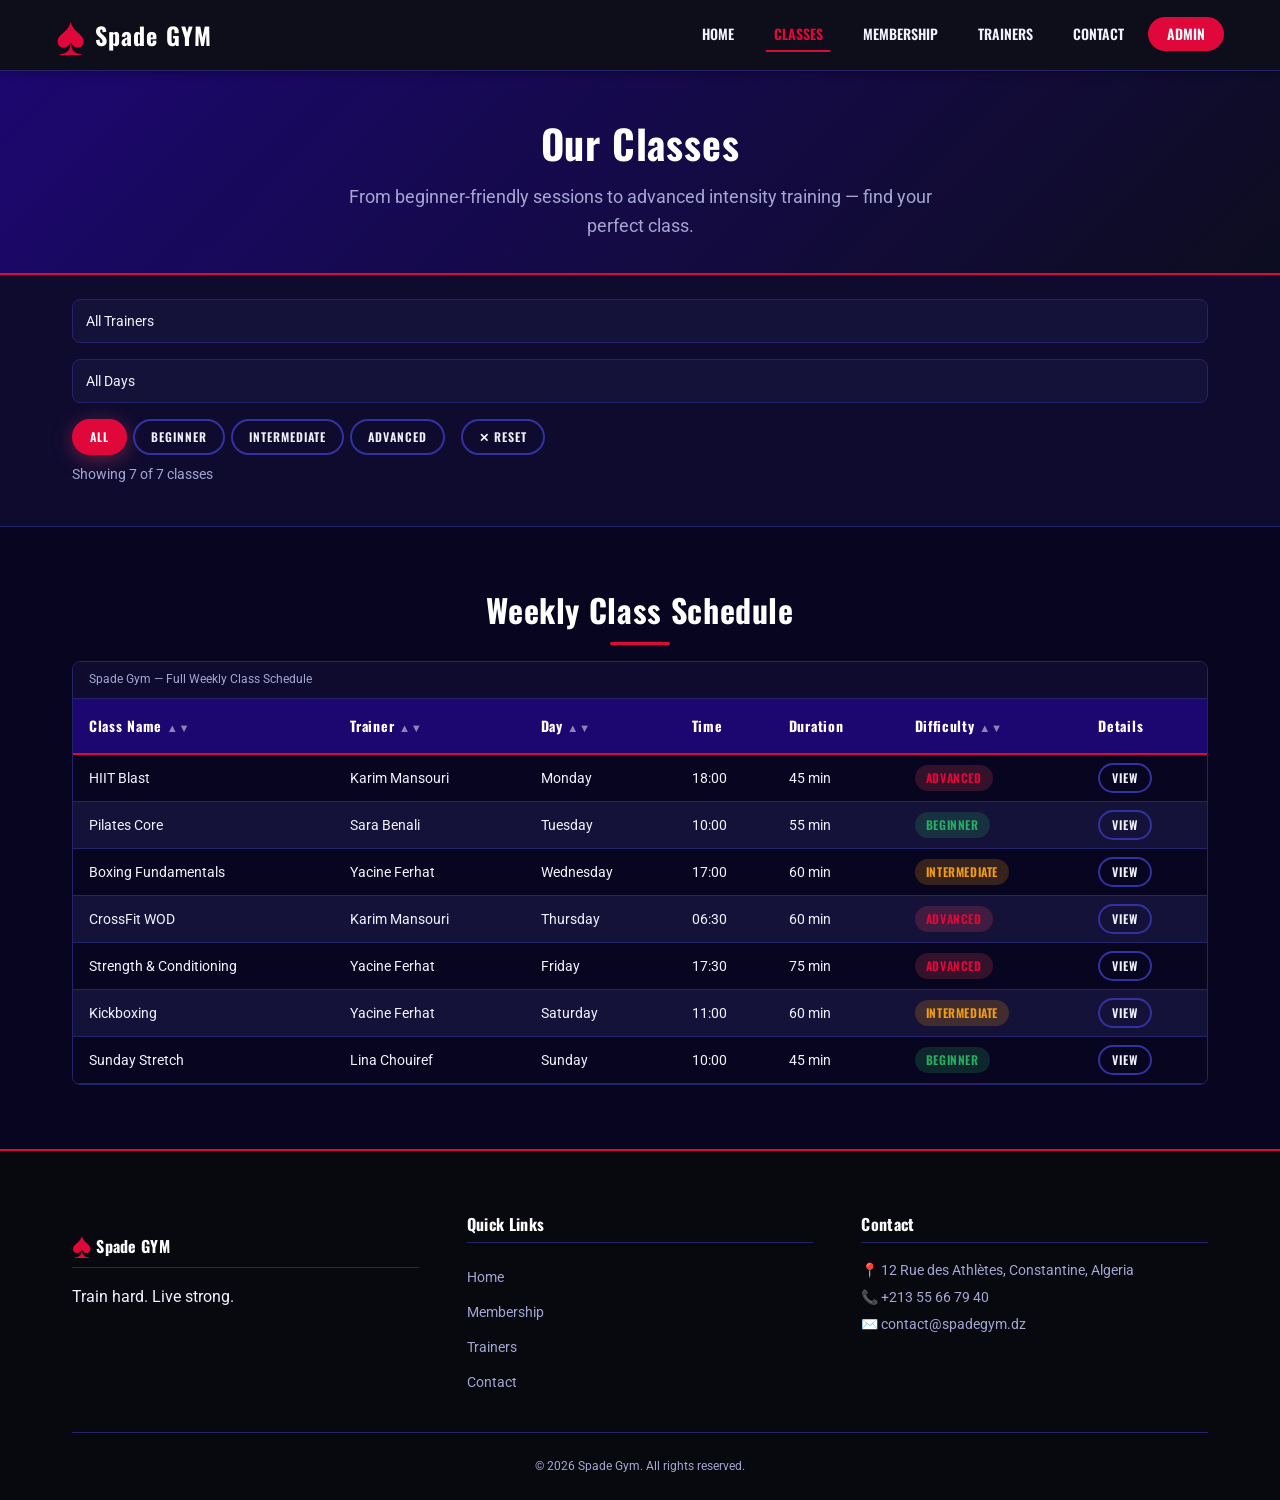
<file: classes.html>
<!DOCTYPE html>
<html lang="en">
<head>
  <meta charset="UTF-8" />
  <meta name="viewport" content="width=device-width, initial-scale=1.0" />
  <title>Classes — Spade Gym</title> 
  <link rel="stylesheet" href="styles.css" />
  <link href="https://fonts.googleapis.com/css2?family=Oswald:wght@400;600;700&family=Roboto:wght@300;400;500&display=swap" rel="stylesheet" />
</head>
<body>

  <header class="site-header">
    <nav class="navbar" aria-label="Main Navigation">
      <a href="index.html" class="nav-logo" id="namelogo">
        <span class="logo-icon" >	&#9824;</span> Spade GYM
      </a>
      <button class="hamburger" aria-label="Toggle menu" aria-expanded="false">
        <span></span><span></span><span></span>
      </button>
      <ul class="nav-links">
        <li><a href="index.html" class="nav-link">Home</a></li>
        <li><a href="classes.html" class="nav-link active">Classes</a></li>
        <li><a href="membership.html" class="nav-link">Membership</a></li>
        <li><a href="trainers.html" class="nav-link">Trainers</a></li>
        <li><a href="contact.html" class="nav-link">Contact</a></li>
        <li><a href="admin-login.html" class="nav-link nav-admin-btn">Admin</a></li>
      </ul>
    </nav>
  </header>

  <main>

    <!-- PAGE HEADER -->
    <section class="page-hero" aria-label="Page Header">
      <div class="container">
        <h1>Our Classes</h1>
        <p>From beginner-friendly sessions to advanced intensity training — find your perfect class.</p>
      </div>
    </section>

    <!-- FILTER PLACEHOLDER (JS Part 3) -->
    <section class="section filter-section" aria-label="Class Filters">
      <div class="container">
        <div class="filter-bar">
         
          <div class="filter-placeholder-controls">
            <select disabled aria-label="Filter by Trainer">
              <option>Filter by Trainer</option>
            </select>
            <select disabled aria-label="Filter by Day">
              <option>Filter by Day</option>
            </select>
            <button class="btn btn-sm btn-outline" disabled>All</button>
            <button class="btn btn-sm btn-outline" disabled>Beginner</button>
            <button class="btn btn-sm btn-outline" disabled>Intermediate</button>
            <button class="btn btn-sm btn-outline" disabled>Advanced</button>
          </div>
        </div>
      </div>
    </section>

    <!-- CLASSES TABLE -->
    <section class="section" aria-labelledby="schedule-heading">
      <div class="container">
        <h2 id="schedule-heading" class="section-title">Weekly Class Schedule</h2>
        <div class="table-responsive">
          <table class="data-table" id="classes-table">
            <caption>Spade Gym — Full Weekly Class Schedule</caption>
            <thead>
              <tr>
                <th >Class Name</th>
                <th >Trainer</th>
                <th >Day</th>
                <th >Time</th>
                <th >Duration</th>
                <th >Difficulty</th>
                <th >Details</th>
              </tr>
            </thead>
            <tbody>
              <tr>
                <td>HIIT Blast</td>
                <td>Karim Mansouri</td>
                <td>Monday</td>
                <td>18:00</td>
                <td>45 min</td>
                <td><span class="badge badge-advanced">Advanced</span></td>
                <td><a href="#" class="btn btn-xs btn-outline">View</a></td>
              </tr>
              <tr>
                <td>Pilates Core</td>
                <td>Sara Benali</td>
                <td>Tuesday</td>
                <td>10:00</td>
                <td>55 min</td>
                <td><span class="badge badge-beginner">Beginner</span></td>
                <td><a href="#" class="btn btn-xs btn-outline">View</a></td>
              </tr>
              <tr>
                <td>Boxing Fundamentals</td>
                <td>Yacine Ferhat</td>
                <td>Wednesday</td>
                <td>17:00</td>
                <td>60 min</td>
                <td><span class="badge badge-intermediate">Intermediate</span></td>
                <td><a href="#" class="btn btn-xs btn-outline">View</a></td>
              </tr>
              <tr>
                <td>CrossFit WOD</td>
                <td>Karim Mansouri</td>
                <td>Thursday</td>
                <td>06:30</td>
                <td>60 min</td>
                <td><span class="badge badge-advanced">Advanced</span></td>
                <td><a href="#" class="btn btn-xs btn-outline">View</a></td>
              </tr>
              <tr>
                <td>Strength &amp; Conditioning</td>
                <td>Yacine Ferhat</td>
                <td>Friday</td>
                <td>17:30</td>
                <td>75 min</td>
                <td><span class="badge badge-advanced">Advanced</span></td>
                <td><a href="#" class="btn btn-xs btn-outline">View</a></td>
              </tr>
              <tr>
                <td>Kickboxing</td>
                <td>Yacine Ferhat</td>
                <td>Saturday</td>
                <td>11:00</td>
                <td>60 min</td>
                <td><span class="badge badge-intermediate">Intermediate</span></td>
                <td><a href="#" class="btn btn-xs btn-outline">View</a></td>
              </tr>
              <tr>
                <td>Sunday Stretch</td>
                <td>Lina Chouiref</td>
                <td>Sunday</td>
                <td>10:00</td>
                <td>45 min</td>
                <td><span class="badge badge-beginner">Beginner</span></td>
                <td><a href="#" class="btn btn-xs btn-outline">View</a></td>
              </tr>
            </tbody>
          </table>
        </div>
      </div>
    </section>

  </main>

  <footer class="site-footer">
    <div class="container">
      <div class="footer-grid">
        <div class="footer-col">
          <h4 class="footer-heading"><span class="logo-icon" id="footer-logo">	&#9824;</span> Spade GYM</h4>
          <p>Train hard. Live strong.</p>
        </div>
        <div class="footer-col">
          <h4 class="footer-heading">Quick Links</h4>
          <ul class="footer-links">
            <li><a href="index.html">Home</a></li>
            <li><a href="membership.html">Membership</a></li>
            <li><a href="trainers.html">Trainers</a></li>
            <li><a href="contact.html">Contact</a></li>
          </ul>
        </div>
        <div class="footer-col">
          <h4 class="footer-heading">Contact</h4>
          <address>
            <p>📍 12 Rue des Athlètes, Constantine, Algeria</p>
            <p>📞 +213 55 66 79 40</p>
            <p>✉️ contact@spadegym.dz</p>
          </address>
        </div>
      </div>
      <div class="footer-bottom">
        <p>&copy; 2026 Spade Gym. All rights reserved.</p>
      </div>
    </div>
  </footer>

  <script src="filter-class.js"></script>

    <script src="nav.js"></script>


</body>
</html>
</file>
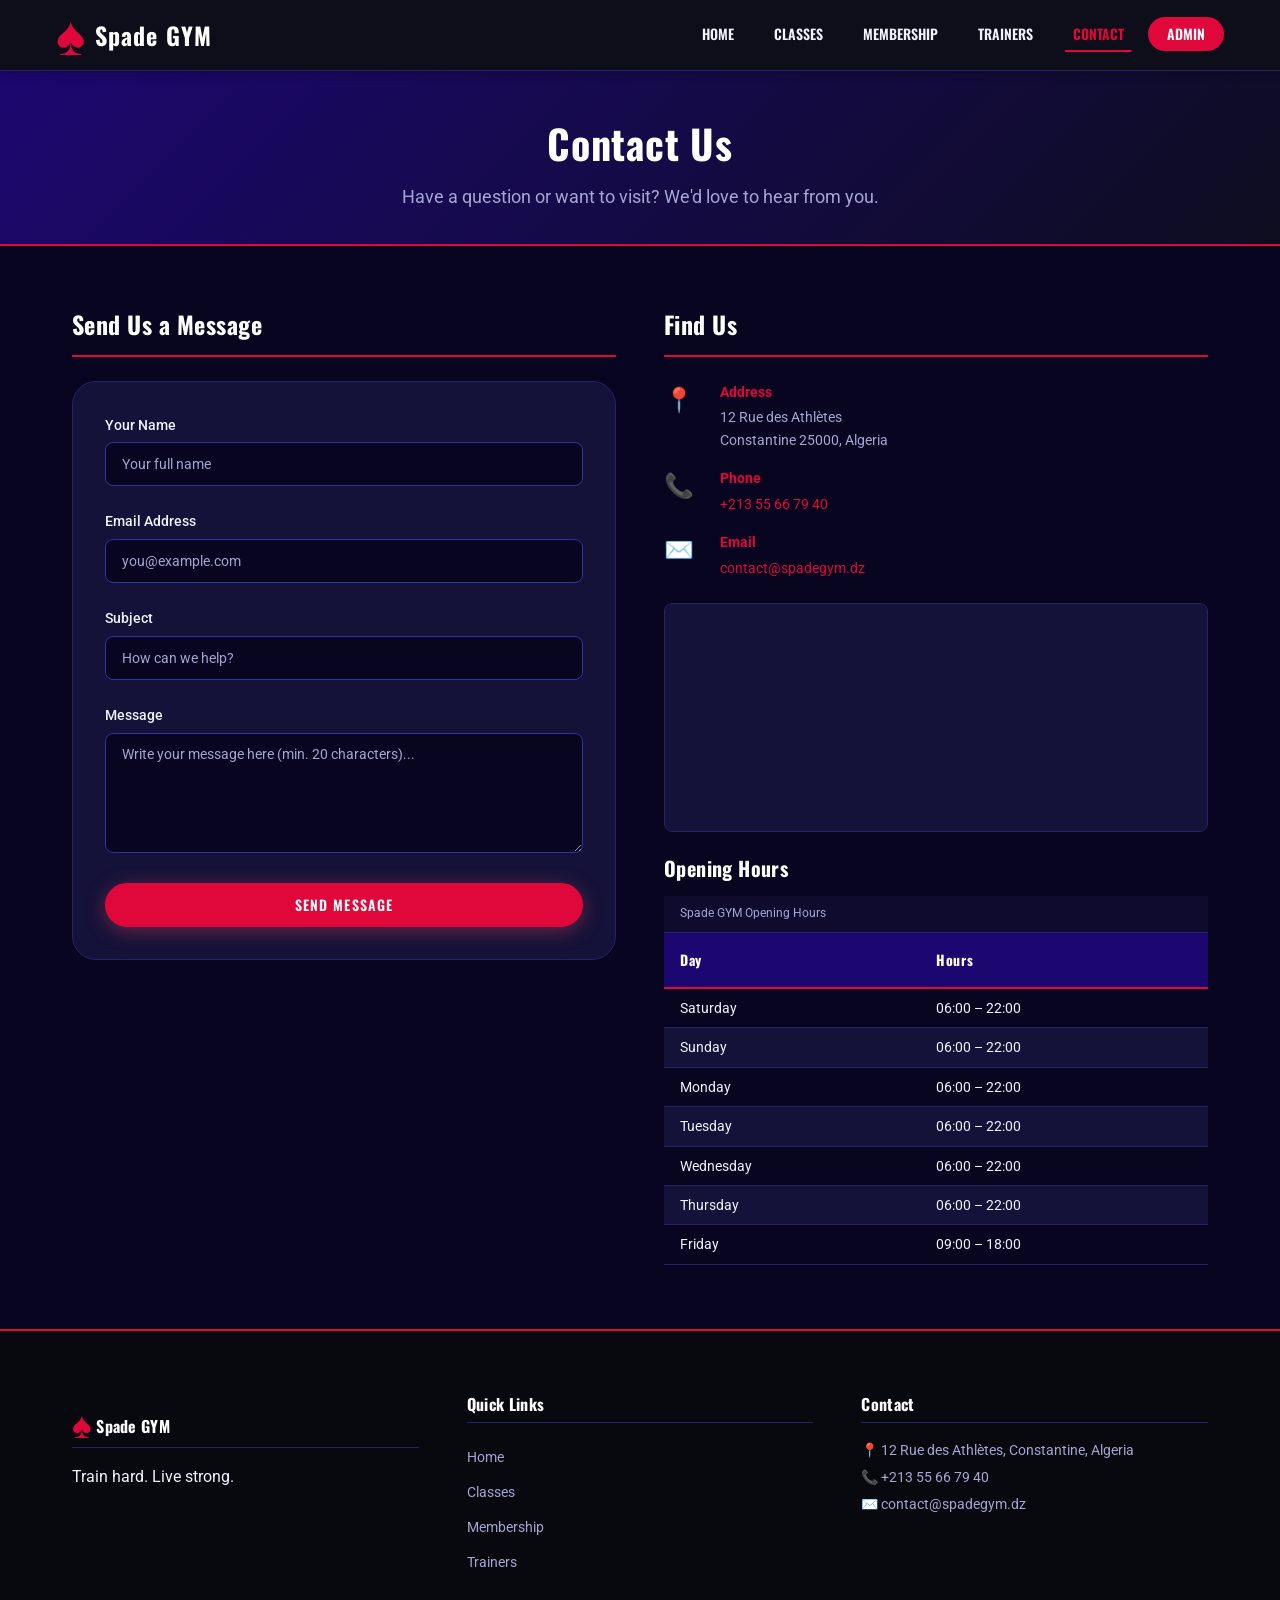
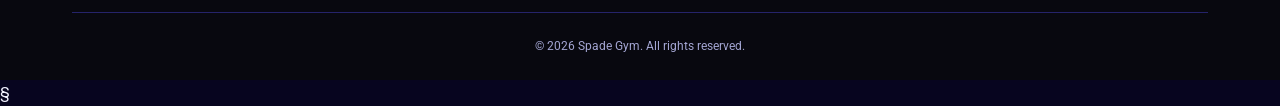
<file: contact.html>
<!DOCTYPE html>
<html lang="en">
<head>
  <meta charset="UTF-8" />
  <meta name="viewport" content="width=device-width, initial-scale=1.0" />
    <title>Contact — Spade Gym</title>
  <link rel="stylesheet" href="styles.css" />
  <link href="https://fonts.googleapis.com/css2?family=Oswald:wght@400;600;700&family=Roboto:wght@300;400;500&display=swap" rel="stylesheet" />
</head>
<body>

  <header class="site-header">
    <nav class="navbar" aria-label="Main Navigation">
      <a href="index.html" class="nav-logo" id="namelogo">
        <span class="logo-icon" >	&#9824;</span> Spade GYM
      </a>
      <button class="hamburger" aria-label="Toggle menu" aria-expanded="false">
        <span></span><span></span><span></span>
      </button>
      <ul class="nav-links">
        <li><a href="index.html" class="nav-link">Home</a></li>
        <li><a href="classes.html" class="nav-link">Classes</a></li>
        <li><a href="membership.html" class="nav-link">Membership</a></li>
        <li><a href="trainers.html" class="nav-link">Trainers</a></li>
        <li><a href="contact.html" class="nav-link active">Contact</a></li>
        <li><a href="admin-login.html" class="nav-link nav-admin-btn">Admin</a></li>
      </ul>
    </nav>
  </header>

  <main>

    <!-- PAGE HEADER -->
    <section class="page-hero" aria-label="Page Header">
      <div class="container">
        <h1>Contact Us</h1>
        <p>Have a question or want to visit? We'd love to hear from you.</p>
      </div>
    </section>

    <!-- CONTACT SECTION (2-column layout) -->
    <section class="section contact-section" aria-labelledby="contact-heading">
      <div class="container">
        <h2 id="contact-heading" class="sr-only">Contact Form and Information</h2>
        <div class="contact-layout">

          <!-- CONTACT FORM -->
          <div class="contact-form-col">
            <h3>Send Us a Message</h3>
            <form class="contact-form" action="#" method="POST" novalidate>

              <div class="form-group">
                <label for="contact-name">Your Name <span class="required"></span></label>
                <input type="text" id="contact-name" name="name" placeholder="Your full name" required minlength="2" />
              </div>

              <div class="form-group">
                <label for="contact-email">Email Address <span class="required"></span></label>
                <input type="email" id="contact-email" name="email" placeholder="you@example.com" required  />
              </div>

              <div class="form-group">
                <label for="contact-subject">Subject <span class="required"></span></label>
                <input type="text" id="contact-subject" name="subject" placeholder="How can we help?" required minlength="5" />
              </div>

              <div class="form-group">
                <label for="contact-message">Message <span class="required"></span></label>
                <textarea id="contact-message" name="message" rows="5" placeholder="Write your message here (min. 20 characters)..." required minlength="20"></textarea>
              </div>

              <button type="submit" class="btn btn-accent btn-full">Send Message</button>
            </form>
          </div>

          <!-- GYM INFO -->
          <div class="contact-info-col">
            <h3>Find Us</h3>

            <address class="gym-address">
              <div class="contact-detail">
                <span class="contact-icon">📍</span>
                <div>
                  <strong>Address</strong>
                  <p>12 Rue des Athlètes<br />Constantine 25000, Algeria</p>
                </div>
              </div>
              <div class="contact-detail">
                <span class="contact-icon">📞</span>
                <div>
                  <strong>Phone</strong>
                  <p><a>+213 55 66 79 40</a></p>
                </div>
              </div>
              <div class="contact-detail">
                <span class="contact-icon">✉️</span>
                <div>
                  <strong>Email</strong>
                  <p><a href="mailto:contact@spadegym.dz">contact@spadegym.dz</a></p>
                </div>
              </div>
            </address>

            <!-- EMBEDDED MAP PLACEHOLDER -->
            <div class="map-placeholder" role="img" aria-label="Map placeholder — Google Maps will be embedded here">
              <iframe
                src="https://www.google.com/maps/embed?pb=!1m18!1m12!1m3!1d2954.1777716929714!2d6.574471737764138!3d36.235409659859194!2m3!1f0!2f0!3f0!3m2!1i1024!2i768!4f13.1!3m3!1m2!1s0x12f1650023de1a59%3A0x40290e29d3b3ef66!2sPower%20fitness%20Constantine!5e1!3m2!1sen!2sdz!4v1775982656655!5m2!1sen!2sdz"
                width="100%"
                height="220"
                style="border:0;"
                loading="lazy"
                allowfullscreen=""
                aria-label="Gym location map placeholder">
              </iframe>

            </div>

            <!-- OPENING HOURS TABLE -->
            <div class="hours-section">
              <h4>Opening Hours</h4>
              <table class="data-table hours-table">
                <caption>Spade GYM Opening Hours</caption>
                <thead>
                  <tr>
                    <th scope="col">Day</th>
                    <th scope="col">Hours</th>
                  </tr>
                </thead>
                <tbody>
                  <tr><td>Saturday</td><td>06:00 – 22:00</td></tr>
                  <tr><td>Sunday</td><td>06:00 – 22:00</td></tr>
                  <tr><td>Monday</td><td>06:00 – 22:00</td></tr>
                  <tr><td>Tuesday</td><td>06:00 – 22:00</td></tr>
                  <tr><td>Wednesday</td><td>06:00 – 22:00</td></tr>
                  <tr><td>Thursday</td><td>06:00 – 22:00</td></tr>
                  <tr><td>Friday</td><td>09:00 – 18:00</td></tr>
                </tbody>
              </table>
            </div>

          </div>
        </div>
      </div>
    </section>

  </main>

  <footer class="site-footer">
    <div class="container">
      <div class="footer-grid">
        <div class="footer-col">
          <h4 class="footer-heading"><span class="logo-icon" id="footer-logo">	&#9824;</span> Spade GYM</h4>
          <p>Train hard. Live strong.</p>
        </div>
        <div class="footer-col">
          <h4 class="footer-heading">Quick Links</h4>
          <ul class="footer-links">
            <li><a href="index.html">Home</a></li>
            <li><a href="classes.html">Classes</a></li>
            <li><a href="membership.html">Membership</a></li>
            <li><a href="trainers.html">Trainers</a></li>
          </ul>
        </div>
        <div class="footer-col">
          <h4 class="footer-heading">Contact</h4>
          <address>
            <p>📍 12 Rue des Athlètes, Constantine, Algeria</p>
            <p>📞 +213 55 66 79 40</p>
            <p>✉️ contact@spadegym.dz</p>
          </address>
        </div>
      </div>
      <div class="footer-bottom">
        <p>&copy; 2026 Spade Gym. All rights reserved.</p>
      </div>
    </div>
  </footer>
    <script src="nav.js"></script>

    <script src="contact-contac.js"></script>

</body>
</html>§
</file>
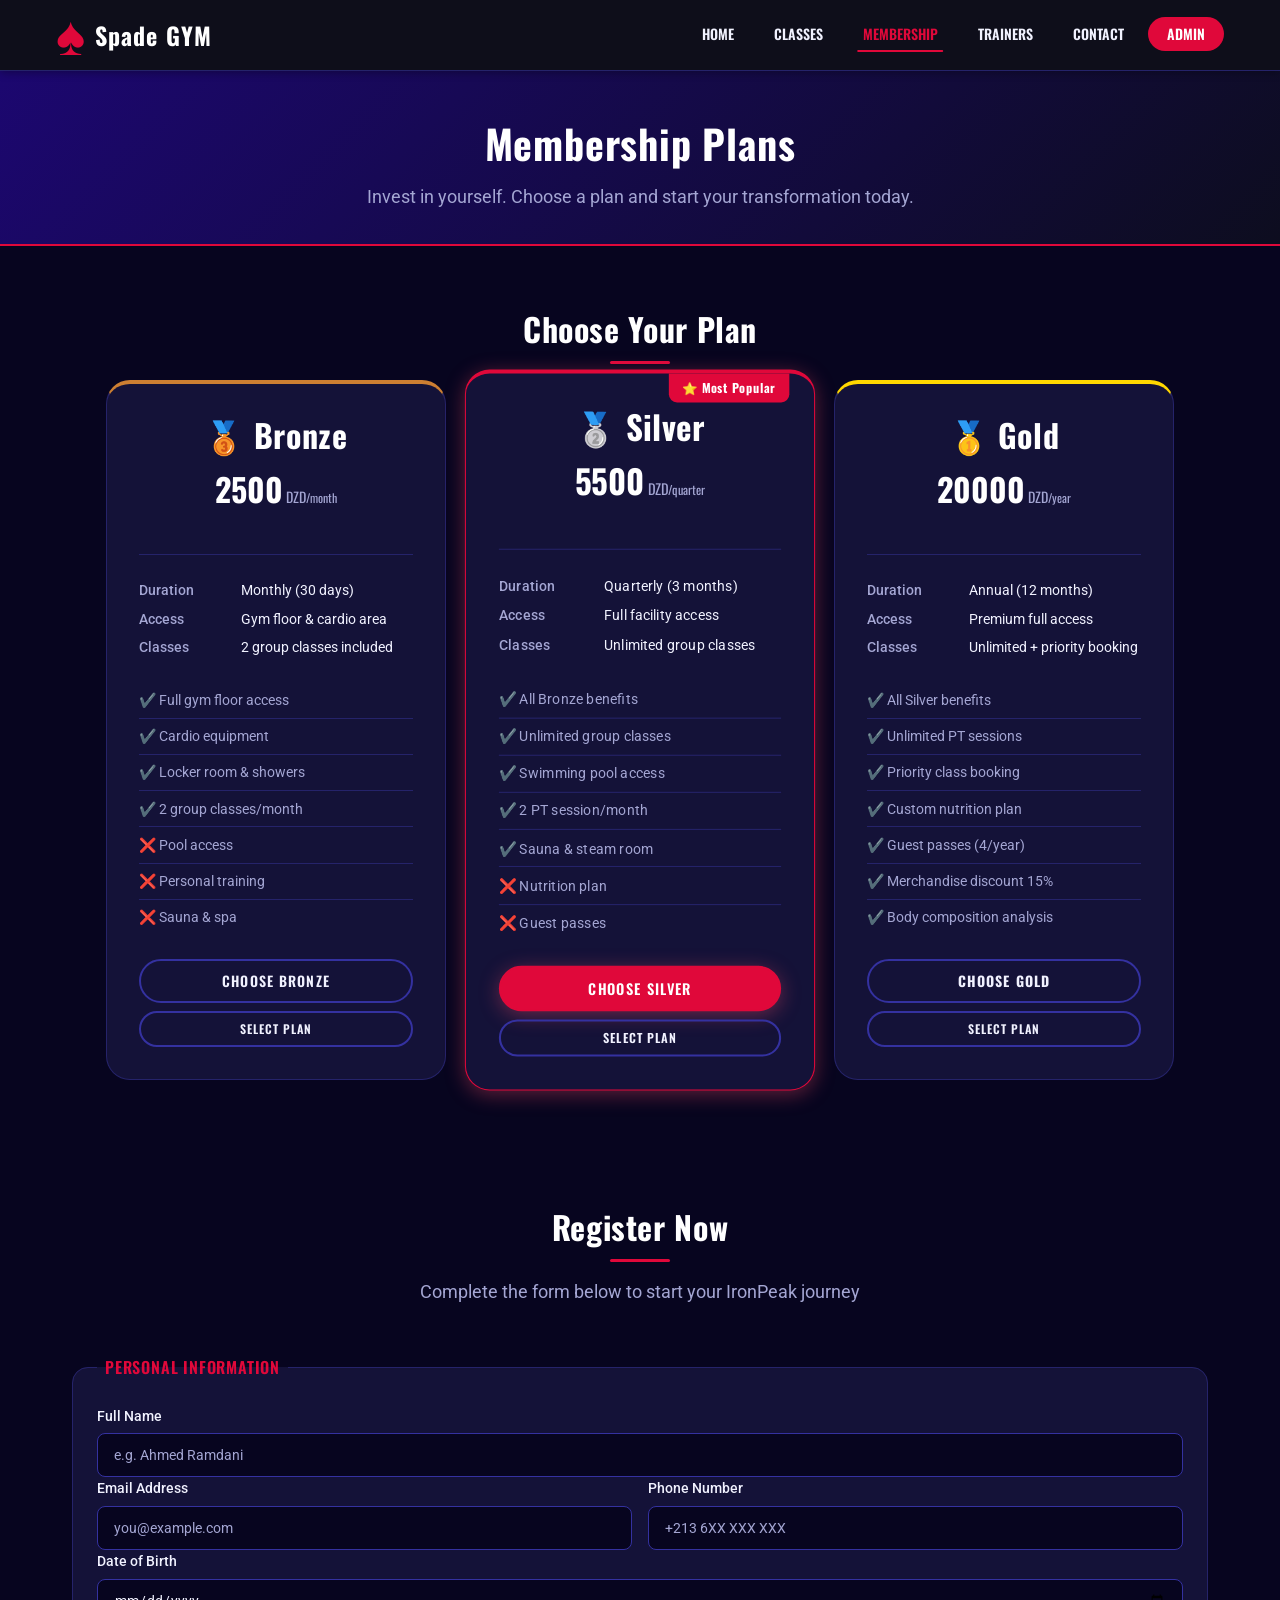
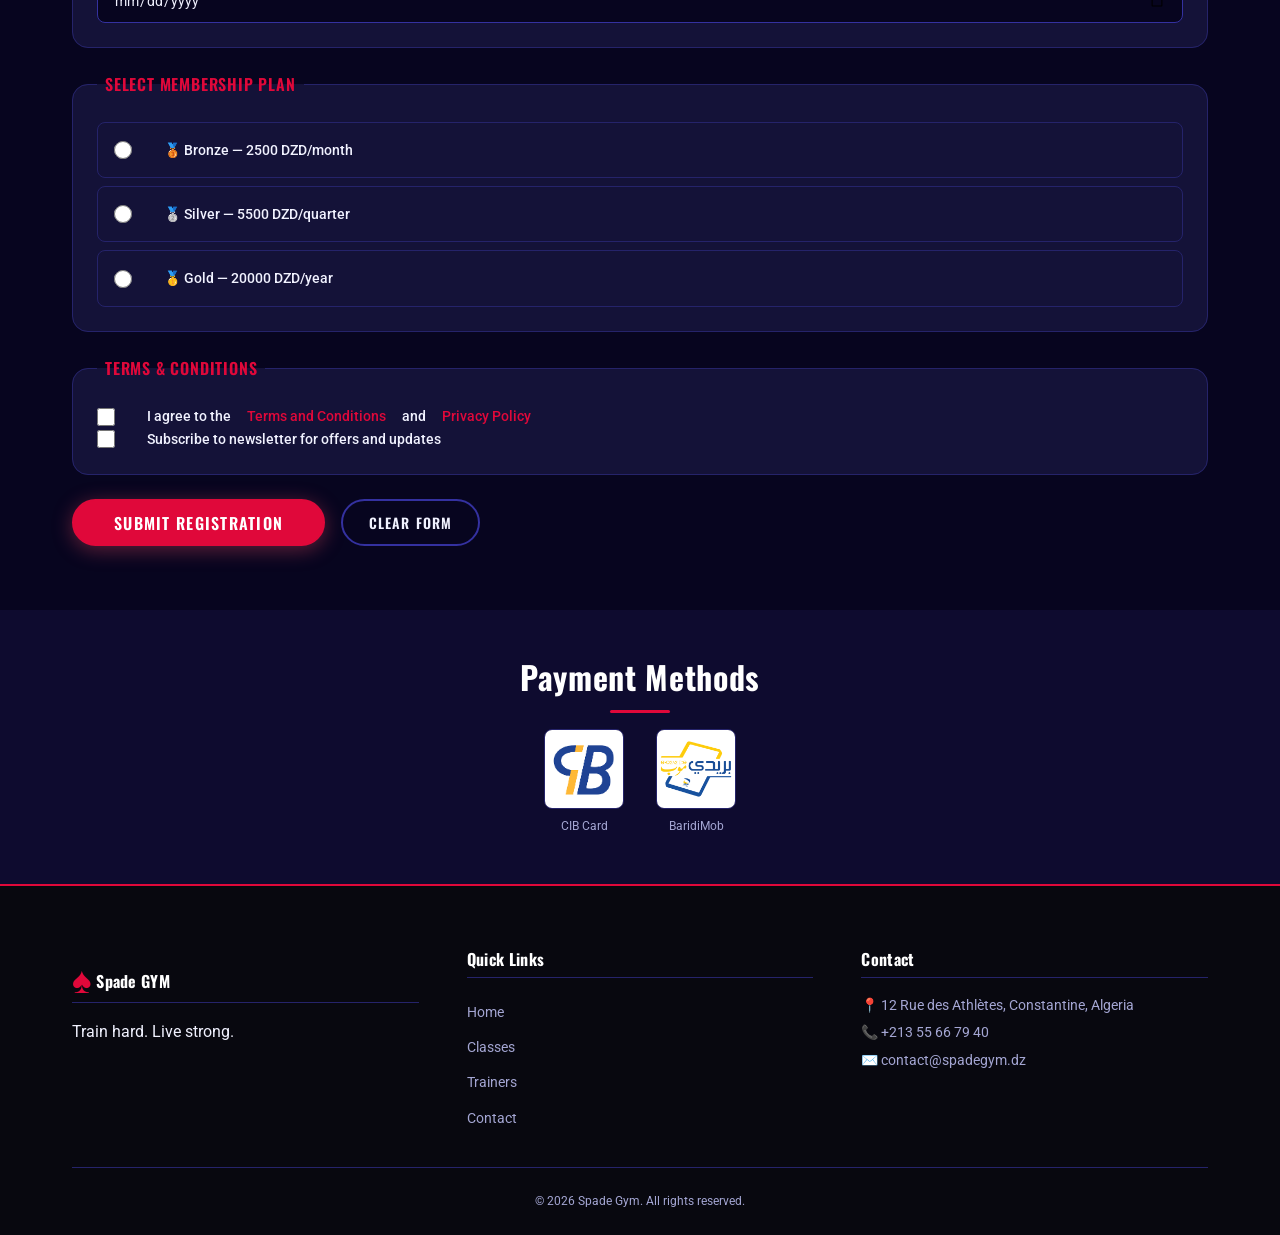
<file: membership.html>
<!DOCTYPE html>
<html lang="en">
<head>
  <meta charset="UTF-8" />
  <meta name="viewport" content="width=device-width, initial-scale=1.0" />
  <title>Membership — Spade Gym</title>
  <link rel="stylesheet" href="styles.css" />
  <link href="https://fonts.googleapis.com/css2?family=Oswald:wght@400;600;700&family=Roboto:wght@300;400;500&display=swap" rel="stylesheet" />
</head>
<body>

  <header class="site-header">
    <nav class="navbar" aria-label="Main Navigation" >
      <a href="index.html" class="nav-logo" id="namelogo">
        <span class="logo-icon" >	&#9824;</span> Spade GYM
      </a>
        <button class="hamburger" aria-label="Toggle menu" aria-expanded="false">
        <span></span><span></span><span></span>
      </button>
      <ul class="nav-links">
        <li><a href="index.html" class="nav-link">Home</a></li>
        <li><a href="classes.html" class="nav-link">Classes</a></li>
        <li><a href="membership.html" class="nav-link active">Membership</a></li>
        <li><a href="trainers.html" class="nav-link">Trainers</a></li>
        <li><a href="contact.html" class="nav-link">Contact</a></li>
        <li><a href="admin-login.html" class="nav-link nav-admin-btn">Admin</a></li>
      </ul>
    </nav>
  </header>

  <main>

    <!-- PAGE HEADER -->
    <section class="page-hero" aria-label="Page Header">
      <div class="container">
        <h1>Membership Plans</h1>
        <p>Invest in yourself. Choose a plan and start your transformation today.</p>
      </div>
    </section>

    <!-- MEMBERSHIP PLAN CARDS -->
    <section class="section" aria-labelledby="membership-plans-heading">
      <div class="container">
        <h2 id="membership-plans-heading" class="section-title">Choose Your Plan</h2>
        <div class="plans-grid">

          <!-- BRONZE PLAN -->
          <article class="card plan-card plan-bronze" id="plan-bronze">
            <div class="plan-header">
              <h3>🥉 Bronze</h3>
              <p class="plan-price"><span class="price-amount">2500</span> DZD<span class="price-period">/month</span></p>
            </div>
            <dl class="plan-details">
              <dt>Duration</dt><dd>Monthly (30 days)</dd>
              <dt>Access</dt><dd>Gym floor &amp; cardio area</dd>
              <dt>Classes</dt><dd>2 group classes included</dd>
            </dl>
            <ul class="plan-features">
              <li>✔️ Full gym floor access</li>
              <li>✔️ Cardio equipment</li>
              <li>✔️ Locker room &amp; showers</li>
              <li>✔️ 2 group classes/month</li>
              <li>❌ Pool access</li>
              <li>❌ Personal training</li>
              <li>❌ Sauna &amp; spa</li>
            </ul>
            <a href="#register-form" class="btn btn-outline">Choose Bronze</a>
          </article>

          <!-- SILVER PLAN -->
          <article class="card plan-card plan-silver plan-recommended" id="plan-silver">
            <span class="recommended-badge">⭐ Most Popular</span>
            <div class="plan-header">
              <h3>🥈 Silver</h3>
              <p class="plan-price"><span class="price-amount">5500</span> DZD<span class="price-period">/quarter</span></p>
            </div>
            <dl class="plan-details">
              <dt>Duration</dt><dd>Quarterly (3 months)</dd>
              <dt>Access</dt><dd>Full facility access</dd>
              <dt>Classes</dt><dd>Unlimited group classes</dd>
            </dl>
            <ul class="plan-features">
              <li>✔️ All Bronze benefits</li>
              <li>✔️ Unlimited group classes</li>
              <li>✔️ Swimming pool access</li>
              <li>✔️ 2 PT session/month</li>
              <li>✔️ Sauna &amp; steam room</li>
              <li>❌ Nutrition plan</li>
              <li>❌ Guest passes</li>
            </ul>
            <a href="#register-form" class="btn btn-accent">Choose Silver</a>
          </article>

          <!-- GOLD PLAN -->
          <article class="card plan-card plan-gold" id="plan-gold">
            <div class="plan-header">
              <h3>🥇 Gold</h3>
              <p class="plan-price"><span class="price-amount">20000</span> DZD<span class="price-period">/year</span></p>
            </div>
            <dl class="plan-details">
              <dt>Duration</dt><dd>Annual (12 months)</dd>
              <dt>Access</dt><dd>Premium full access</dd>
              <dt>Classes</dt><dd>Unlimited + priority booking</dd>
            </dl>
            <ul class="plan-features">
              <li>✔️ All Silver benefits</li>
              <li>✔️ Unlimited PT sessions</li>
              <li>✔️ Priority class booking</li>
              <li>✔️ Custom nutrition plan</li>
              <li>✔️ Guest passes (4/year)</li>
              <li>✔️ Merchandise discount 15%</li>
              <li>✔️ Body composition analysis</li>
            </ul>
            <a href="#register-form" class="btn btn-gold">Choose Gold</a>
          </article>

        </div>
      </div>
    </section>

    <!-- REGISTRATION FORM -->
    <section class="section form-section" aria-labelledby="register-heading" id="register-form">
      <div class="container">
        <h2 id="register-heading" class="section-title">Register Now</h2>
        <p class="section-subtitle">Complete the form below to start your IronPeak journey</p>
        <form class="membership-form" action="#" method="POST" novalidate>

          <fieldset>
            <legend>Personal Information</legend>

            <div class="form-group">
              <label for="full-name">Full Name <span class="required"></span></label>
              <input type="text" id="full-name" placeholder="e.g. Ahmed Ramdani" required minlength="3" />
            </div>

            <div class="form-row">
              <div class="form-group">
                <label for="email">Email Address <span class="required"></span></label>
                <input type="email" id="email" placeholder="you@example.com" required  />
              </div>
              <div class="form-group">
                <label for="phone">Phone Number <span class="required"></span></label>
                <input type="tel" id="phone" placeholder="+213 6XX XXX XXX" required  />
              </div>
            </div>

            <div class="form-group">
              <label for="dob">Date of Birth <span class="required"></span></label>
              <input type="date" id="dob" required  />
            </div>
          </fieldset>

          <fieldset>
            <legend>Select Membership Plan</legend>
            <div class="radio-group">
              <label class="radio-label">
                <input type="radio" name="radio-label" value="bronze" required />
                <span class="radio-custom"></span>
                🥉 Bronze — 2500 DZD/month
              </label>
              <label class="radio-label">
                <input type="radio" name="radio-label" value="silver" required />
                <span class="radio-custom"></span>
                🥈 Silver — 5500 DZD/quarter
              </label>
              <label class="radio-label">
                <input type="radio" name="radio-label" value="gold" required />
                <span class="radio-custom"></span>
                🥇 Gold — 20000 DZD/year
              </label>
            </div>
          </fieldset>

          <fieldset>
            <legend>Terms &amp; Conditions</legend>
            <div class="form-group checkbox-group">
              <label class="checkbox-label">
                <input type="checkbox" name="terms" id="terms" required />
                <span class="checkbox-custom"></span>
                I agree to the <a href="#">Terms and Conditions</a> and <a href="#">Privacy Policy</a>
              </label>
            </div>
            <div class="form-group checkbox-group">
              <label class="checkbox-label">
                <input type="checkbox" name="newsletter" id="newsletter" />
                <span class="checkbox-custom"></span>
                Subscribe to newsletter for offers and updates
              </label>
            </div>
          </fieldset>

          <div class="form-submit">
            <button type="submit" class="btn btn-accent btn-lg">Submit Registration</button>
            <button type="reset" class="btn btn-outline">Clear Form</button>
          </div>

        </form>
      </div>
    </section>

    <!-- PAYMENT METHODS -->
    <section class="section payment-section" >
      <div class="container">
        <h2 id="payment-heading" class="section-title">Payment Methods</h2>
        <div class="payment-methods">
          <figure>
            <img src="imgs/cib_deux.png" alt="CIB Card" width="80" height="50" />
            <figcaption>CIB Card</figcaption>
          </figure>
          <figure>
            <img src="imgs/baridimob-logo.png" alt="BaridiMob" width="80" height="50" />
            <figcaption>BaridiMob</figcaption>
          </figure>
        </div>
      </div>
    </section>

  </main>

  <footer class="site-footer">
    <div class="container">
      <div class="footer-grid">
        <div class="footer-col">
          <h4 class="footer-heading"><span class="logo-icon" id="footer-logo">	&#9824;</span> Spade GYM</h4>
          <p>Train hard. Live strong.</p>
        </div>
        <div class="footer-col">
          <h4 class="footer-heading">Quick Links</h4>
          <ul class="footer-links">
            <li><a href="index.html">Home</a></li>
            <li><a href="classes.html">Classes</a></li>
            <li><a href="trainers.html">Trainers</a></li>
            <li><a href="contact.html">Contact</a></li>
          </ul>
        </div>
        <div class="footer-col">
          <h4 class="footer-heading">Contact</h4>
          <address>
            <p>📍 12 Rue des Athlètes, Constantine, Algeria</p>
            <p>📞 +213 55 66 79 40</p>
            <p>✉️ contact@spadegym.dz</p>
          </address>
        </div>
      </div>
      <div class="footer-bottom">
        <p>&copy; 2026 Spade Gym. All rights reserved.</p>
      </div>
    </div>
  </footer>


  <script src="validate-member.js"></script>
  <script src="planselector-member.js"></script>

    <script src="nav.js"></script>

</body>
</html>
</file>
<file: styles.css>
/* ──────────────────────────────────────────────
   1. CSS CUSTOM PROPERTIES (Design System)
────────────────────────────────────────────── */
:root {
  /* Colors — Client Site */
  
  --primary:       #1C0770;   /* main gym identity */
  --accent:        #e0083a;   /* energy / action */
  --accent-2:      #3a7cff;   /* highlight / neon blue */
  --accent-hover:  #e01e55;

  --bg:            #07051f;
  --bg-alt:        #0e0b2f;

  --text:          #f1f2ff;
  --text-muted:    #a4a6d3;

  --card:          #141238;
  --card-hover:    #1b1950;

  --border:        #25236a;
  --border-light:  #3431a0;

  --white:         #ffffff;
  --black:         #000000;

  /* Colors — Admin Site */
  --admin-bg:            #f4f6fb;
  --admin-sidebar:       #0b017a;
  --admin-sidebar-hover: #1406a8;

  --admin-text:          #2a2f45;
  --admin-card:          #ffffff;

  --admin-border:        #e2e6f3;

  --admin-accent:        #3a6cff;   /* brand action */
  --admin-success:       #22c55e;
  --admin-danger:        #ef4444;
  --admin-warning:       #f59e0b;
  /* Typography */
  --font-heading:  'Oswald', sans-serif;
  --font-body:     'Roboto', sans-serif;

  --fs-xs:    0.75rem;    /* 12px */
  --fs-sm:    0.875rem;   /* 14px */
  --fs-base:  1rem;       /* 16px */
  --fs-md:    1.125rem;   /* 18px */
  --fs-lg:    1.25rem;    /* 20px */
  --fs-xl:    1.5rem;     /* 24px */
  --fs-2xl:   2rem;       /* 32px */
  --fs-3xl:   2.5rem;     /* 40px */
  --fs-4xl:   3.5rem;     /* 56px */
  --fs-hero:  5rem;       /* 80px */

  /* Spacing Scale (8px base) */
  --sp-1:  0.5rem;    /* 8px  */
  --sp-2:  1rem;      /* 16px */
  --sp-3:  1.5rem;    /* 24px */
  --sp-4:  2rem;      /* 32px */
  --sp-5:  3rem;      /* 48px */
  --sp-6:  4rem;      /* 64px */
  --sp-7:  5rem;      /* 80px */

  /* Layout */
  --max-width:        1200px;
  --navbar-height:    70px;
  --sidebar-width:    260px;
  --border-radius:    8px;
  --border-radius-lg: 16px;
  --border-radius-xl: 24px;
  --border-radius-full: 9999px;

  /* Shadows */
  --shadow-sm:  0 2px 8px rgba(0,0,0,0.3);
  --shadow-md:  0 4px 20px rgba(0,0,0,0.4);
  --shadow-lg:  0 8px 40px rgba(0,0,0,0.5);
  --shadow-accent: 0 4px 20px rgba(233,69,96,0.4);

  /* Transitions */
  --transition: all 0.3s ease;
  --transition-fast: all 0.15s ease;
}

/* ──────────────────────────────────────────────
   2. CSS RESET & BASE STYLES
────────────────────────────────────────────── */
*, *::before, *::after {
  box-sizing: border-box;
  margin: 0;
  padding: 0;
}

html {
  scroll-behavior: smooth;
  font-size: 16px;
}

body {
  font-family: var(--font-body);
  font-size: var(--fs-base);
  background-color: var(--bg);
  color: var(--text);
  line-height: 1.6;
  min-height: 100vh;
}

img {
  max-width: 100%;
  height: auto;
  display: block;
}

a {
  color: var(--accent);
  text-decoration: none;
  transition: var(--transition-fast);
}

a:hover {
  color: var(--accent-hover);
}

#namelogo:hover{
  color: var(--text);
}

ul {
  list-style: none;
}

h1, h2, h3, h4, h5, h6 {
  font-family: var(--font-heading);
  font-weight: 700;
  line-height: 1.2;
  color: var(--white);
  letter-spacing: 0.02em;
}

h1 { font-size: var(--fs-3xl); }
h2 { font-size: var(--fs-2xl); }
h3 { font-size: var(--fs-xl); }
h4 { font-size: var(--fs-lg); }

p {
  margin-bottom: var(--sp-2);
  color: var(--text);
}

.sr-only {
  position: absolute;
  width: 1px;
  height: 1px;
  padding: 0;
  margin: -1px;
  overflow: hidden;
  clip: rect(0,0,0,0);
  white-space: nowrap;
  border-width: 0;
}

/* ──────────────────────────────────────────────
   3. LAYOUT UTILITIES
────────────────────────────────────────────── */
.container {
  width: 100%;
  max-width: var(--max-width);
  margin: 0 auto;
  padding: 0 var(--sp-2);
}

.section {
  padding: var(--sp-6) 0;
}

.section-title {
  font-size: var(--fs-2xl);
  text-align: center;
  margin-bottom: var(--sp-2);
  position: relative;
  padding-bottom: var(--sp-2);
}

.section-title::after {
  content: '';
  position: absolute;
  bottom: 0;
  left: 50%;
  transform: translateX(-50%);
  width: 60px;
  height: 3px;
  background: var(--accent);
  border-radius: var(--border-radius-full);
}

.section-subtitle {
  text-align: center;
  color: var(--text-muted);
  font-size: var(--fs-md);
  margin-bottom: var(--sp-5);
}

/* 3-column grid → 2 tablet → 1 mobile */
.cards-grid {
  display: grid;
  grid-template-columns: repeat(3, 1fr);
  gap: var(--sp-3);
}

.plans-grid {
  display: flex;
  gap: var(--sp-3);
  justify-content: center;
  flex-wrap: wrap;
  align-items: stretch;
}

/* ──────────────────────────────────────────────
   4. NAVIGATION / HEADER
────────────────────────────────────────────── */
.site-header {
  position: sticky;
  top: 0;
  z-index: 1000;
  background: rgba(15, 15, 26, 0.97);
  backdrop-filter: blur(10px);
  border-bottom: 1px solid var(--border);
  box-shadow: var(--shadow-sm);
}

.navbar {
  display: flex;
  align-items: center;
  justify-content: space-between;
  height: var(--navbar-height);
  max-width: var(--max-width);
  margin: 0 auto;
  padding: 0 var(--sp-2);
}

.nav-logo {
  font-family: var(--font-heading);
  font-size: var(--fs-xl);
  font-weight: 700;
  color: var(--white);
  letter-spacing: 0.05em;
  display: flex;
  align-items: center;
  gap: var(--sp-1);
}


.logo-icon {
  color: var(--accent);
  font-size: 2.3em;
  position: relative;
  top: -5px;
}

#footer-logo {
  color: var(--accent);
  font-size: 2.3em;
  position: relative;
  top: +5px
}

.nav-links {
  display: flex;
  align-items: center;
  gap: var(--sp-1);
}

.nav-link {
  color: var(--text);
  font-family: var(--font-heading);
  font-size: var(--fs-sm);
  font-weight: 600;
  gap: 0.08em;
  text-transform: uppercase;
  padding: var(--sp-1) var(--sp-2);
  border-radius: var(--border-radius);
  position: relative;
  transition: var(--transition);
}

.nav-link::after {
  content: '';
  position: absolute;
  bottom: 0;
  left: 50%;
  transform: translateX(-50%);
  width: 0;
  height: 2px;
  background: var(--accent);
  transition: width 0.3s ease;
  border-radius: var(--border-radius-full);
}

.nav-link:hover,
.nav-link.active {
  color: var(--accent);
}

.nav-link:hover::after,
.nav-link.active::after {
  width: 80%;
}

.nav-admin-btn {
  background: var(--accent);
  color: var(--white) !important;
  border-radius: var(--border-radius-full);
  padding: 0.4rem 1.2rem;
}

.nav-admin-btn:hover {
  background: var(--accent-hover);
  color: var(--white) !important;
}

.nav-admin-btn::after { display: none; }

/* Hamburger (mobile) */
.hamburger {
  display: none;
  flex-direction: column;
  gap: 5px;
  background: none;
  border: none;
  cursor: pointer;
  padding: var(--sp-1);
}

.hamburger span {
  display: block;
  width: 24px;
  height: 2px;
  background: var(--white);
  border-radius: 2px;
  transition: var(--transition);
}

/* ──────────────────────────────────────────────
   5. BUTTONS
────────────────────────────────────────────── */
.btn {
  display: inline-block;
  font-family: var(--font-heading);
  font-size: var(--fs-sm);
  font-weight: 600;
  letter-spacing: 0.08em;
  text-transform: uppercase;
  padding: 0.6rem 1.6rem;
  border-radius: var(--border-radius-full);
  border: 2px solid transparent;
  cursor: pointer;
  transition: var(--transition);
  text-align: center;
  min-height: 44px;
  line-height: 1;
  display: inline-flex;
  align-items: center;
  justify-content: center;
}

.btn-lg { padding: 0.85rem 2.5rem; font-size: var(--fs-base); }
.btn-sm { padding: 0.4rem 1rem; font-size: var(--fs-xs); min-height: 36px; }
.btn-xs { padding: 0.25rem 0.75rem; font-size: var(--fs-xs); min-height: 30px; }
.btn-full { width: 100%; }

.btn-accent {
  background: var(--accent);
  color: var(--white);
  border-color: var(--accent);
  box-shadow: var(--shadow-accent);
}
.btn-accent:hover {
  background: var(--accent-hover);
  border-color: var(--accent-hover);
  transform: translateY(-2px);
  box-shadow: 0 6px 24px rgba(233,69,96,0.5);
  color: var(--white);
}

.btn-outline {
  background: transparent;
  color: var(--text);
  border-color: var(--border-light);
}
.btn-outline:hover {
  border-color: var(--accent);
  color: var(--accent);
  transform: translateY(-2px);
}

.btn-gold {
  background: transparent;
  color: var(--text);
  border-color: var(--border-light);
  font-weight: 700;
}
.btn-gold:hover {
  border-color: var(--accent);
  color: var(--accent);
  transform: translateY(-2px);
}

/* ──────────────────────────────────────────────
   6. HERO SECTION
────────────────────────────────────────────── */
.hero {
  position: relative;
  min-height: calc(100vh - var(--navbar-height));
  display: flex;
  align-items: center;
  justify-content: center;
  text-align: center;
  overflow: hidden;
  background-image: url('imgs/background-hero2.jpg');
  background-size: cover;
  background-position: center center;
  background-repeat: no-repeat;
  opacity: 0.9;
}

.hero-overlay {
  position: absolute;
  inset: 0;
  background: linear-gradient(
    135deg,
    rgba(10,10,21,0.92) 0%,
    rgba(26,26,46,0.80) 50%,
    rgba(233,69,96,0.15) 100%
  );
  z-index: 1;
}

.hero-content {
  position: relative;
  z-index: 2;
  max-width: 800px;
  padding: var(--sp-4);
}

.hero-title {
  font-size: var(--fs-hero);
  font-weight: 700;
  letter-spacing: 0.05em;
  text-transform: uppercase;
  background: linear-gradient(135deg, var(--white) 0%, var(--accent) 100%);
  -webkit-background-clip: text;
  -webkit-text-fill-color: transparent;
  background-clip: text;
  margin-bottom: var(--sp-1);
  line-height: 1;
}

.hero-tagline {
  font-family: var(--font-heading);
  font-size: var(--fs-2xl);
  color: var(--accent-2);
  letter-spacing: 0.15em;
  text-transform: uppercase;
  margin-bottom: var(--sp-2);
}

.hero-sub {
  font-size: var(--fs-md);
  color: var(--text-muted);
  margin-bottom: var(--sp-4);
}

.hero-content .btn {
  margin: 0 var(--sp-1);
}

/* ──────────────────────────────────────────────
   7. PAGE HERO (inner pages)
────────────────────────────────────────────── */
.page-hero {
  background: linear-gradient(135deg, var(--primary) 0%, #0d0d1f 100%);
  border-bottom: 2px solid var(--accent);
  padding: var(--sp-5) 0 var(--sp-4);
  text-align: center;
}

.page-hero h1 {
  font-size: var(--fs-3xl);
  color: var(--white);
  margin-bottom: var(--sp-2);
}

.page-hero p {
  font-size: var(--fs-md);
  color: var(--text-muted);
  max-width: 600px;
  margin: 0 auto;
}

/* ──────────────────────────────────────────────
   8. CARDS
────────────────────────────────────────────── */
.card {
  background: var(--card);
  border: 1px solid var(--border);
  border-radius: var(--border-radius-lg);
  overflow: hidden;
  transition: var(--transition);
}

.card:hover {
  transform: translateY(-6px);
  box-shadow: var(--shadow-lg);
  border-color: var(--accent);
}

.card-img-wrap {
  margin: 0;
  overflow: hidden;
}

.card-img-wrap img {
  width: 100%;
  transition: transform 0.4s ease;
  height: 250px;
  width: 500px;
}

.card:hover .card-img-wrap img {
  transform: scale(1.05);
}

.card-body {
  padding: var(--sp-3);
}

.card-title {
  font-size: var(--fs-lg);
  margin-bottom: var(--sp-1);
  color: var(--white);
}

/* ──────────────────────────────────────────────
   9. FEATURE LISTS
────────────────────────────────────────────── */
.feature-list {
  padding: var(--sp-1) 0;
}

.feature-list li {
  padding: 0.3rem 0;
  padding-left: var(--sp-2);
  position: relative;
  color: var(--text-muted);
  font-size: var(--fs-sm);
}

.feature-list li::before {
  content: '▸';
  color: var(--accent);
  position: absolute;
  left: 0;
}

/* ──────────────────────────────────────────────
   10. PLAN CARDS
────────────────────────────────────────────── */
.plan-card {
  flex: 1;
  min-width: 280px;
  max-width: 340px;
  padding: var(--sp-4);
  border-radius: var(--border-radius-xl);
  position: relative;
  display: flex;
  flex-direction: column;
}

.plan-card .btn {
  margin-top: auto;
  width: 100%;
}

.plan-bronze { border-top: 4px solid #cd7f32; }
.plan-silver { border-top: 4px solid #aaa; }
.plan-gold   { border-top: 4px solid #ffd700; }

.plan-recommended {
  border-color: var(--accent);
  border-top: 4px solid var(--accent);
  transform: scale(1.03);
  box-shadow: var(--shadow-accent);
}

.recommended-badge {
  position: absolute;
  top: -1px;
  right: var(--sp-3);
  background: var(--accent);
  color: var(--white);
  font-size: var(--fs-xs);
  font-family: var(--font-heading);
  font-weight: 700;
  padding: 0.3rem 0.8rem;
  border-radius: 0 0 var(--border-radius) var(--border-radius);
  letter-spacing: 0.05em;
}

.plan-header {
  text-align: center;
  margin-bottom: var(--sp-3);
  padding-bottom: var(--sp-3);
  border-bottom: 1px solid var(--border);
}

.plan-header h3 {
  font-size: var(--fs-2xl);
  margin-bottom: var(--sp-1);
}

.plan-price {
  font-family: var(--font-heading);
  color: var(--text-muted);
  font-size: var(--fs-sm);
}

.price-amount {
  font-size: var(--fs-2xl);
  font-weight: 700;
  color: var(--white);
}

.price-period {
  font-size: var(--fs-xs);
}

.plan-features {
  margin-bottom: var(--sp-3);
}

.plan-features li {
  padding: 0.4rem 0;
  font-size: var(--fs-sm);
  border-bottom: 1px solid var(--border);
  color: var(--text-muted);
}

.plan-features li:last-child { border-bottom: none; }

.plan-details {
  display: grid;
  grid-template-columns: 1fr 2fr;
  gap: 0.4rem var(--sp-2);
  margin-bottom: var(--sp-3);
  font-size: var(--fs-sm);
}

.plan-details dt {
  color: var(--text-muted);
  font-weight: 500;
}

.plan-details dd {
  color: var(--text);
}

/* ──────────────────────────────────────────────
   11. BADGES
────────────────────────────────────────────── */
.badge {
  display: inline-block;
  padding: 0.2rem 0.7rem;
  border-radius: var(--border-radius-full);
  font-size: var(--fs-xs);
  font-family: var(--font-heading);
  font-weight: 600;
  letter-spacing: 0.05em;
  text-transform: uppercase;
}

.badge-beginner     { background: rgba(39,174,96,0.2); color: #27ae60; }
.badge-intermediate { background: rgba(243,156,18,0.2); color: #f39c12; }
.badge-advanced     { background: rgba(233,69,96,0.2); color: var(--accent); }
.badge-bronze       { background: rgba(205,127,50,0.2); color: #cd7f32; }
.badge-silver       { background: rgba(170,170,170,0.2); color: #aaa; }
.badge-gold         { background: rgba(245,166,35,0.2); color: var(--accent-2); }

/* ──────────────────────────────────────────────
   12. TABLES
────────────────────────────────────────────── */
.table-responsive {
  overflow-x: auto;
  border-radius: var(--border-radius);
  border: 1px solid var(--border);
}

.data-table {
  width: 100%;
  border-collapse: collapse;
  font-size: var(--fs-sm);
}

.data-table caption {
  caption-side: top;
  font-size: var(--fs-xs);
  color: var(--text-muted);
  text-align: left;
  padding: var(--sp-1) var(--sp-2);
  background: var(--bg-alt);
  border-bottom: 1px solid var(--border);
}

.data-table thead tr {
  background: var(--primary);
  border-bottom: 2px solid var(--accent);
}

.data-table th {
  padding: var(--sp-2);
  text-align: left;
  font-family: var(--font-heading);
  font-size: var(--fs-sm);
  color: var(--white);
  letter-spacing: 0.05em;
  white-space: nowrap;
}

.data-table td {
  padding: var(--sp-1) var(--sp-2);
  border-bottom: 1px solid var(--border);
  color: var(--text);
}

/* Striped rows */
.data-table tbody tr:nth-child(even) {
  background: var(--card);
}

/* Row hover */
.data-table tbody tr:hover {
  background: var(--card-hover);
  outline: 1px solid var(--accent);
}

.hours-table {
  font-size: var(--fs-sm);
}

/* ──────────────────────────────────────────────
   13. FORMS
────────────────────────────────────────────── */
.membership-form,
.contact-form,
.admin-form {
  display: flex;
  flex-direction: column;
  gap: var(--sp-3);
}

fieldset {
  border: 1px solid var(--border);
  border-radius: var(--border-radius-lg);
  padding: var(--sp-3);
  background: var(--card);
}

legend {
  font-family: var(--font-heading);
  font-size: var(--fs-base);
  font-weight: 600;
  color: var(--accent);
  padding: 0 var(--sp-1);
  letter-spacing: 0.05em;
  text-transform: uppercase;
}

.form-row {
  display: grid;
  grid-template-columns: 1fr 1fr;
  gap: var(--sp-2);
}

.form-group {
  display: flex;
  flex-direction: column;
  gap: 0.4rem;
}

label {
  font-size: var(--fs-sm);
  font-weight: 500;
  color: var(--text);
}

.required { color: var(--accent); }

input[type="text"],
input[type="email"],
input[type="tel"],
input[type="date"],
input[type="password"],
input[type="number"],
select,
textarea {
  width: 100%;
  padding: 0.75rem 1rem;
  background: var(--bg);
  border: 1px solid var(--border-light);
  border-radius: var(--border-radius);
  color: var(--text);
  font-family: var(--font-body);
  font-size: var(--fs-sm);
  transition: var(--transition);
  min-height: 44px;
}

input::placeholder,
textarea::placeholder {
  color: var(--text-muted);
}

input:focus,
select:focus,
textarea:focus {
  outline: none;
  border-color: var(--accent);
  box-shadow: 0 0 0 3px rgba(233,69,96,0.2);
  background: var(--card);
}

input:disabled,
select:disabled,
button:disabled {
  opacity: 0.5;
  cursor: not-allowed;
}

textarea {
  resize: vertical;
  min-height: 120px;
}

select {
  cursor: pointer;
  appearance: none;
  background-image: url("data:image/svg+xml,%3Csvg xmlns='http://www.w3.org/2000/svg' width='12' height='12' viewBox='0 0 12 12'%3E%3Cpath fill='%23e0e0e0' d='M6 8L1 3h10z'/%3E%3C/svg%3E");
  background-repeat: no-repeat;
  background-position: right 1rem center;
  padding-right: 2.5rem;
}

/* Radio buttons */
.radio-group {
  display: flex;
  flex-direction: column;
  gap: var(--sp-1);
}

.radio-label {
  display: flex;
  align-items: center;
  gap: var(--sp-2);
  cursor: pointer;
  padding: var(--sp-2);
  border: 1px solid var(--border);
  border-radius: var(--border-radius);
  transition: var(--transition);
  font-size: var(--fs-sm);
}

.radio-label:hover {
  border-color: var(--accent);
  background: rgba(233,69,96,0.05);
}

.radio-label input[type="radio"] {
  width: 18px;
  height: 18px;
  accent-color: var(--accent);
  min-height: unset;
}

/* Checkboxes */
.checkbox-group { }

.checkbox-label {
  display: flex;
  align-items: center;
  gap: var(--sp-2);
  cursor: pointer;
  font-size: var(--fs-sm);
}

.checkbox-label input[type="checkbox"] {
  width: 18px;
  height: 18px;
  accent-color: var(--accent);
  min-height: unset;
  flex-shrink: 0;
}

.form-submit {
  display: flex;
  gap: var(--sp-2);
  flex-wrap: wrap;
}

/* ──────────────────────────────────────────────
   14. FILTER BAR
────────────────────────────────────────────── */
.filter-section {
  padding: var(--sp-3) 0;
  background: var(--bg-alt);
  border-bottom: 1px solid var(--border);
}

.filter-bar {
  display: flex;
  flex-direction: column;
  gap: var(--sp-2);
}

.filter-note {
  color: var(--text-muted);
  font-size: var(--fs-sm);
  font-style: italic;
}

.filter-placeholder-controls {
  display: flex;
  gap: var(--sp-1);
  flex-wrap: wrap;
  align-items: center;
}

.filter-placeholder-controls select {
  min-width: 160px;
  min-height: 36px;
  padding: 0.3rem 0.8rem;
}

/* ──────────────────────────────────────────────
   15. TRAINER CARDS
────────────────────────────────────────────── */
.trainers-grid {
  grid-template-columns: repeat(3, 1fr);
}

.trainer-card {
  text-align: center;
  display: flex;
  flex-direction: column;
}

.trainer-link {
  display: flex;
  flex-direction: column;
  flex: 1;
  color: inherit;
  padding: var(--sp-3);
}

.trainer-link:hover { color: inherit; }

.trainer-figure {
  margin: 0 auto var(--sp-2);
  display: inline-block;
}

.trainer-photo {
  width: 130px;
  height: 130px;
  border-radius: 50%;
  object-fit: cover;
  border: 3px solid var(--accent);
  margin: 0 auto;
  transition: var(--transition);
}

.trainer-card:hover .trainer-photo {
  border-color: var(--accent-2);
  transform: scale(1.05);
}

.trainer-info {
  display: flex;
  flex-direction: column;
  flex: 1;
}

.trainer-name {
  font-family: var(--font-heading);
  font-size: var(--fs-lg);
  color: var(--white);
  margin-top: var(--sp-1);
}

.trainer-specialty {
  color: var(--accent);
  font-weight: 500;
  font-size: var(--fs-sm);
  margin-bottom: 0.3rem;
}

.trainer-exp {
  color: var(--text-muted);
  font-size: var(--fs-xs);
  margin-bottom: var(--sp-1);
}

.trainer-bio {
  font-size: var(--fs-sm);
  color: var(--text-muted);
  text-align: left;
  margin-bottom: var(--sp-1);
  flex: 1;
  overflow: visible;
}

.trainer-contact {
  font-style: normal;
  margin-bottom: var(--sp-2);
}

.trainer-info .btn {
  margin-top: auto;
  align-self: center;
}

.trainer-contact a {
  font-size: var(--fs-xs);
  color: var(--accent);
}

/* ──────────────────────────────────────────────
   16. RECRUITMENT BANNER
────────────────────────────────────────────── */
.work-with-us {
  background: linear-gradient(135deg, var(--primary), #0d0d1f);
}

.recruitment-banner {
  display: flex;
  gap: var(--sp-5);
  align-items: center;
  background: var(--card);
  border: 1px solid var(--border);
  border-radius: var(--border-radius-xl);
  overflow: hidden;
  padding: var(--sp-5);
}

.recruitment-text {
  flex: 1;
}

.recruitment-text h2 {
  margin-bottom: var(--sp-2);
}

.recruitment-text p {
  margin-bottom: var(--sp-3);
}

.recruitment-img {
  flex-shrink: 0;
  margin: 0;
  border-radius: var(--border-radius-lg);
  overflow: hidden;
}

/* ──────────────────────────────────────────────
   17. CONTACT PAGE
────────────────────────────────────────────── */
.contact-layout {
  display: grid;
  grid-template-columns: 1fr 1fr;
  gap: var(--sp-5);
  align-items: start;
}

.contact-form-col h3,
.contact-info-col h3 {
  font-size: var(--fs-xl);
  margin-bottom: var(--sp-3);
  padding-bottom: var(--sp-2);
  border-bottom: 2px solid var(--accent);
}

.contact-form {
  background: var(--card);
  border: 1px solid var(--border);
  border-radius: var(--border-radius-xl);
  padding: var(--sp-4);
}

.gym-address {
  font-style: normal;
  display: flex;
  flex-direction: column;
  gap: var(--sp-2);
  margin-bottom: var(--sp-3);
}

.contact-detail {
  display: flex;
  gap: var(--sp-2);
  align-items: flex-start;
}

.contact-icon {
  font-size: var(--fs-xl);
  flex-shrink: 0;
  width: 40px;
}

.contact-detail strong {
  display: block;
  font-size: var(--fs-sm);
  margin-bottom: 0.2rem;
  color: var(--accent);
}

.contact-detail p {
  margin: 0;
  font-size: var(--fs-sm);
  color: var(--text-muted);
}

.map-placeholder {
  position: relative;
  border-radius: var(--border-radius);
  overflow: hidden;
  border: 1px solid var(--border);
  margin-bottom: var(--sp-3);
  background: var(--card);
}

.map-placeholder iframe {
  width: 100%;
  height: 220px;
  border: 0;
  background: var(--card);
}

.map-note {
  text-align: center;
  font-size: var(--fs-xs);
  color: var(--text-muted);
  padding: var(--sp-1);
  background: var(--bg-alt);
  margin: 0;
}

.hours-section h4 {
  font-size: var(--fs-lg);
  margin-bottom: var(--sp-2);
}

/* ──────────────────────────────────────────────
   18. PAYMENT METHODS
────────────────────────────────────────────── */
.payment-section {
  background: var(--bg-alt);
  padding: var(--sp-5) 0;
}

.payment-methods {
  display: flex;
  justify-content: center;
  gap: var(--sp-4);
  flex-wrap: wrap;
}

.payment-methods figure {
  text-align: center;
  margin: 0;
}

.payment-methods img {
  border-radius: var(--border-radius);
  border: 1px solid var(--border);
  margin-bottom: var(--sp-1);
  transition: var(--transition);
}

.payment-methods img:hover {
  border-color: var(--accent);
  transform: translateY(-2px);
}

.payment-methods figcaption {
  font-size: var(--fs-xs);
  color: var(--text-muted);
}



/* ──────────────────────────────────────────────
   19. MEMBERSHIP PREVIEW (index.html)
────────────────────────────────────────────── */
.membership-preview-section {
  background: linear-gradient(135deg, #12121f 0%, var(--primary) 100%);
}

/* ──────────────────────────────────────────────
   20. ALERTS
────────────────────────────────────────────── */
.alert {
  padding: var(--sp-2) var(--sp-3);
  border-radius: var(--border-radius);
  font-size: var(--fs-sm);
  margin-bottom: var(--sp-2);
}

.alert-error {
  background: rgba(231,76,60,0.15);
  border: 1px solid rgba(231,76,60,0.4);
  color: #e74c3c;
}

.alert-success {
  background: rgba(39,174,96,0.15);
  border: 1px solid rgba(39,174,96,0.4);
  color: #27ae60;
}

/* ──────────────────────────────────────────────
   21. FOOTER
────────────────────────────────────────────── */
.site-footer {
  background: #08080f;
  border-top: 2px solid var(--accent);
  padding: var(--sp-6) 0 var(--sp-3);
}

.footer-grid {
  display: flex;
  gap: var(--sp-5);
  flex-wrap: wrap;
  margin-bottom: var(--sp-4);
}

.footer-col {
  flex: 1;
  min-width: 200px;
}

.footer-heading {
  font-size: var(--fs-base);
  color: var(--white);
  margin-bottom: var(--sp-2);
  padding-bottom: var(--sp-1);
  border-bottom: 1px solid var(--border);
}

.footer-links li,
.hours-list li {
  padding: 0.3rem 0;
}

.footer-links a {
  color: var(--text-muted);
  font-size: var(--fs-sm);
  transition: var(--transition-fast);
}

.footer-links a:hover {
  color: var(--accent);
  padding-left: var(--sp-1);
}

.social-links {
  display: flex;
  gap: var(--sp-2);
  margin-top: var(--sp-2);
}

.social-links a {
  color: var(--text-muted);
  font-size: var(--fs-sm);
  padding: 0.4rem var(--sp-1);
  border: 1px solid var(--border);
  border-radius: var(--border-radius);
  transition: var(--transition);
}

.social-links a:hover {
  border-color: var(--accent);
  color: var(--accent);
}

.footer-col address {
  font-style: normal;
}

.footer-col address p {
  font-size: var(--fs-sm);
  color: var(--text-muted);
  margin-bottom: 0.3rem;
}

.footer-bottom {
  text-align: center;
  padding-top: var(--sp-3);
  border-top: 1px solid var(--border);
}

.footer-bottom p {
  font-size: var(--fs-xs);
  color: var(--text-muted);
  margin: 0;
}

/* ── 22. STATS STRIP ─────────────────────────────────────── */
.stats-strip{
  background:linear-gradient(135deg,var(--accent) 0%,#8b1a2e 100%);
  padding:var(--sp-4) 0
}
.stats-strip-inner{
  max-width:var(--max-width);margin:0 auto;padding:0 var(--sp-3);
  display:flex;align-items:center;justify-content:center;gap:0;flex-wrap:wrap
}
.stat-pill{
  display:flex;flex-direction:column;align-items:center;
  padding:var(--sp-1) var(--sp-5)
}
.stat-num{
  font-family:var(--font-heading);font-size:var(--fs-3xl);
  font-weight:700;color:var(--white);line-height:1
}
.stat-plus{color:rgba(255,255,255,.7);font-size:var(--fs-xl)}
.stat-lbl{font-size:var(--fs-xs);color:rgba(255,255,255,.75);letter-spacing:.12em;text-transform:uppercase;margin-top:.3rem}
.stat-sep{width:1px;height:48px;background:rgba(255,255,255,.25);flex-shrink:0}

/* ──────────────────────────────────────────────
   23. ADMIN LOGIN PAGE
────────────────────────────────────────────── */
.admin-body {
  background: var(--admin-bg);
  color: var(--admin-text);
}

.admin-login-page {
  display: flex;
  align-items: center;
  justify-content: center;
  min-height: 100vh;
  background: linear-gradient(135deg, #0f0f1a 0%, #1a1a2e 100%);
}

.login-main {
  width: 100%;
  display: flex;
  align-items: center;
  justify-content: center;
  padding: var(--sp-3);
}

.login-card {
  background: var(--card);
  border: 1px solid var(--border);
  border-radius: var(--border-radius-xl);
  padding: var(--sp-5) var(--sp-5);
  width: 100%;
  max-width: 420px;
  box-shadow: var(--shadow-lg);
}

.login-logo {
  text-align: center;
  margin-bottom: var(--sp-4);
}

.login-subtitle {
  font-size: var(--fs-sm);
  color: var(--text-muted);
  margin-top: 0.5rem;
  margin-bottom: 0;
}

.login-form {
  display: flex;
  flex-direction: column;
  gap: var(--sp-2);
  margin-bottom: var(--sp-3);
}

.login-footer-links {
  display: flex;
  justify-content: space-between;
  font-size: var(--fs-xs);
  color: var(--text-muted);
}

.login-footer-links a {
  color: var(--text-muted);
  font-size: var(--fs-xs);
}

.login-footer-links a:hover { color: var(--accent); }

/* ──────────────────────────────────────────────
   24. ADMIN LAYOUT (dashboard, plans, classes)
────────────────────────────────────────────── */
.admin-layout {
  display: flex;
  min-height: 100vh;
  background: var(--admin-bg);
}

/* SIDEBAR */
.admin-sidebar {
  width: var(--sidebar-width);
  background: var(--admin-sidebar);
  color: var(--white);
  display: flex;
  flex-direction: column;
  position: fixed;
  top: 0;
  left: 0;
  height: 100vh;
  z-index: 900;
  overflow-y: auto;
  box-shadow: 2px 0 12px rgba(0,0,0,0.3);
  flex-shrink: 0;
}

.sidebar-header {
  display: flex;
  align-items: center;
  gap: var(--sp-1);
  padding: var(--sp-3) var(--sp-2);
  background: #161f2c;
  border-bottom: 1px solid rgba(255,255,255,0.1);
  flex-shrink: 0;
}

.sidebar-brand {
  font-family: var(--font-heading);
  font-size: var(--fs-xl);
  font-weight: 700;
  color: var(--white);
  letter-spacing: 0.05em;
}

.sidebar-label {
  background: var(--accent);
  color: var(--white);
  font-size: var(--fs-xs);
  padding: 0.15rem 0.5rem;
  border-radius: var(--border-radius-full);
  font-weight: 600;
  letter-spacing: 0.05em;
}

.sidebar-nav {
  flex: 1;
  padding: var(--sp-2) 0;
}

.sidebar-link {
  display: flex;
  align-items: center;
  justify-content: space-between;
  padding: 0.75rem var(--sp-3);
  color: rgba(255,255,255,0.7);
  font-size: var(--fs-sm);
  font-weight: 500;
  transition: var(--transition-fast);
  border-left: 3px solid transparent;
}

.sidebar-link:hover {
  background: var(--admin-sidebar-hover);
  color: var(--white);
  border-left-color: var(--accent);
}

.sidebar-link.active {
  background: var(--admin-sidebar-hover);
  color: var(--white);
  border-left-color: var(--accent);
  font-weight: 600;
}

.badge-count {
  background: var(--accent);
  color: var(--white);
  font-size: var(--fs-xs);
  padding: 0.1rem 0.5rem;
  border-radius: var(--border-radius-full);
  min-width: 20px;
  text-align: center;
}

.sidebar-footer {
  padding: var(--sp-2) 0;
  border-top: 1px solid rgba(255,255,255,0.1);
  flex-shrink: 0;
}

.sidebar-logout { color: rgba(231,76,60,0.8) !important; }
.sidebar-logout:hover { color: #e74c3c !important; background: rgba(231,76,60,0.1) !important; border-left-color: #e74c3c !important; }

/* ADMIN MAIN */
.admin-main {
  margin-left: var(--sidebar-width);
  flex: 1;
  min-height: 100vh;
  background: var(--admin-bg);
  overflow-x: hidden;
}

/* TOPBAR */
.admin-topbar {
  display: flex;
  align-items: center;
  gap: var(--sp-2);
  padding: 0 var(--sp-4);
  height: 64px;
  background: var(--admin-card);
  border-bottom: 1px solid var(--admin-border);
  position: sticky;
  top: 0;
  z-index: 800;
  box-shadow: var(--shadow-sm);
}

.admin-page-title {
  font-size: var(--fs-xl);
  color: var(--admin-text);
  flex: 1;
}

.admin-topbar-right {
  display: flex;
  align-items: center;
  gap: var(--sp-2);
}

.admin-user-info {
  font-size: var(--fs-sm);
  color: #5a6a7e;
  padding: 0.4rem var(--sp-2);
  background: var(--admin-bg);
  border-radius: var(--border-radius-full);
  border: 1px solid var(--admin-border);
}

.admin-menu-toggle {
  display: none;
  background: none;
  border: none;
  font-size: var(--fs-xl);
  cursor: pointer;
  color: var(--admin-text);
  min-height: 44px;
  min-width: 44px;
}

/* ADMIN SECTIONS */
.admin-section {
  padding: var(--sp-4);
}

.admin-section-title {
  font-size: var(--fs-lg);
  color: var(--admin-text);
  margin-bottom: var(--sp-3);
  font-family: var(--font-heading);
  font-weight: 600;
}

/* STATS CARDS */
.stats-grid {
  display: grid;
  grid-template-columns: repeat(4, 1fr);
  gap: var(--sp-2);
}

.stat-card {
  background: var(--admin-card);
  border-radius: var(--border-radius-lg);
  padding: var(--sp-3);
  border-top: 4px solid;
  box-shadow: 0 2px 8px rgba(0,0,0,0.08);
  display: flex;
  gap: var(--sp-2);
  align-items: center;
  transition: var(--transition);
}

.stat-card:hover {
  transform: translateY(-3px);
  box-shadow: 0 6px 20px rgba(0,0,0,0.12);
}

.stat-blue    { border-top-color: #3498db; }
.stat-green   { border-top-color: #27ae60; }
.stat-orange  { border-top-color: #f39c12; }
.stat-red     { border-top-color: #e74c3c; }

.stat-icon {
  font-size: var(--fs-2xl);
  flex-shrink: 0;
}

.stat-info {
  display: flex;
  flex-direction: column;
}

.stat-number {
  font-family: var(--font-heading);
  font-size: var(--fs-2xl);
  font-weight: 700;
  color: var(--admin-text);
  line-height: 1;
}

.stat-label {
  font-size: var(--fs-xs);
  color: #7f8c8d;
  margin-top: 0.3rem;
}

/* ADMIN CARDS */
.admin-card {
  background: var(--admin-card);
  border: 1px solid var(--admin-border);
  border-radius: var(--border-radius-lg);
  overflow: hidden;
  box-shadow: 0 2px 8px rgba(0,0,0,0.06);
}

.admin-card-header {
  display: flex;
  align-items: center;
  justify-content: space-between;
  padding: var(--sp-2) var(--sp-3);
  background: #f8f9fa;
  border-bottom: 1px solid var(--admin-border);
  font-weight: 600;
  color: var(--admin-text);
  font-size: var(--fs-sm);
}

/* ADMIN TABLE */
.admin-table {
  width: 100%;
  border-collapse: collapse;
  font-size: var(--fs-sm);
}

.admin-table thead tr {
  background: #2c3e50;
}

.admin-table th {
  padding: var(--sp-2) var(--sp-2);
  text-align: left;
  color: var(--white);
  font-family: var(--font-heading);
  font-size: var(--fs-xs);
  letter-spacing: 0.08em;
  text-transform: uppercase;
  font-weight: 600;
  white-space: nowrap;
}

.admin-table td {
  padding: var(--sp-1) var(--sp-2);
  border-bottom: 1px solid var(--admin-border);
  color: var(--admin-text);
}

.admin-table tbody tr:nth-child(even) {
  background: #f8f9fa;
}

.admin-table tbody tr:hover {
  background: #eef2ff;
}

/* ADMIN FORM */
.admin-form {
  padding: var(--sp-4);
}

.admin-form fieldset {
  border: 1px solid var(--admin-border);
  background: transparent;
}

.admin-form legend {
  color: var(--admin-accent);
}

.admin-form input,
.admin-form select,
.admin-form textarea {
  background: var(--white);
  border: 1px solid var(--admin-border);
  color: var(--admin-text);
}

.admin-form input:focus,
.admin-form select:focus,
.admin-form textarea:focus {
  border-color: var(--admin-accent);
  box-shadow: 0 0 0 3px rgba(52,152,219,0.2);
  background: var(--white);
}

.admin-form label {
  color: var(--admin-text);
}

/* Admin buttons */
.btn-edit {
  background: var(--admin-accent);
  color: var(--white);
  border: none;
  border-radius: var(--border-radius);
}

.btn-edit:hover {
  background: #2980b9;
  color: var(--white);
}

.btn-delete {
  background: var(--admin-danger);
  color: var(--white);
  border: none;
  border-radius: var(--border-radius);
}

.btn-delete:hover {
  background: #c0392b;
  color: var(--white);
}

.btn-outline-admin {
  background: transparent;
  color: var(--admin-text);
  border: 1px solid var(--admin-border);
  border-radius: var(--border-radius-full);
}

.btn-outline-admin:hover {
  border-color: var(--admin-accent);
  color: var(--admin-accent);
}


/* ================================================================
   RESPONSIVE DESIGN — MOBILE FIRST
   Breakpoints:
     Mobile  : < 768px    (default)
     Tablet  : 768px–1023px
     Desktop : ≥ 1024px
================================================================ */

/* ──────────────────────────────────────────────
   TABLET — 768px and up
────────────────────────────────────────────── */
@media (min-width: 768px) and (max-width: 1023px) {

  h1 { font-size: var(--fs-3xl); }
  h2 { font-size: var(--fs-2xl); }

  .hero-title { font-size: var(--fs-hero); }

  .cards-grid {
    grid-template-columns: repeat(2, 1fr);
  }

  .trainers-grid {
    grid-template-columns: repeat(2, 1fr);
  }

  .plans-grid {
    /* flex-wrap: nowrap; */
    grid-template-columns: 1fr;
    /* max-width: 500px; */
    margin: 0 auto;
  }

  .stats-grid {
    grid-template-columns: repeat(2, 1fr);
  }

  .contact-layout {
    grid-template-columns: 1fr 1fr;
  }

  .footer-grid {
    flex-wrap: nowrap;
  }
  .admin-body input, .admin-body select  
  { background: white; 
    border: 1px solid var(--admin-border); 
    color: var(--admin-text); }
  .admin-body input:focus
  { border-color: var(--admin-accent); }
}

/* ──────────────────────────────────────────────
   DESKTOP — 1024px and up
────────────────────────────────────────────── */
@media (min-width: 1024px) {

  h1 { font-size: var(--fs-4xl); }
  h2 { font-size: var(--fs-3xl); }
  h3 { font-size: var(--fs-2xl); }

  .hero-title { font-size: var(--fs-hero); }

  .cards-grid {
    grid-template-columns: repeat(3, 1fr);
  }

  .trainers-grid {
    grid-template-columns: repeat(3, 1fr);
  }

  .stats-grid {
    grid-template-columns: repeat(4, 1fr);
  }

  .container {
    padding: 0 var(--sp-4);
  }
}

/* ──────────────────────────────────────────────
   MOBILE ONLY — below 768px
────────────────────────────────────────────── */
@media (max-width: 767px) {

  /* Nav */
  .hamburger {
    display: flex;
  }

  .nav-links {
    display: none;
    position: absolute;
    top: var(--navbar-height);
    left: 0;
    right: 0;
    flex-direction: column;
    background: rgba(10,10,20,0.98);
    border-top: 1px solid var(--border);
    padding: var(--sp-2) 0;
    z-index: 999;
    box-shadow: var(--shadow-md);
  }

  .nav-links.open {
    display: flex;
  }

  .nav-link {
    padding: var(--sp-2) var(--sp-3);
    border-radius: 0;
    font-size: var(--fs-base);
  }

  .nav-admin-btn {
    margin: var(--sp-1) var(--sp-3);
    border-radius: var(--border-radius-full);
  }

  /* Hero */
  .hero { min-height: 80vh; }
  .hero-title { font-size: 2.5rem; }
  .hero-tagline { font-size: var(--fs-lg); }
  .hero-content .btn { display: block; margin: var(--sp-1) auto; width: fit-content; }

  /* Sections */
  .section { padding: var(--sp-4) 0; }
  .cards-grid { grid-template-columns: 1fr; }
  .trainers-grid { grid-template-columns: 1fr; }

  /* Plans */
  .plans-grid { flex-direction: column; align-items: center; }
  .plan-card { max-width: 100%; min-width: unset; width: 100%; }
  .plan-recommended { transform: none; }

  /* Forms */
  .form-row { grid-template-columns: 1fr; }
  .form-submit { flex-direction: column; }
  .checkbox-label{
    display: flex;
    align-items: flex-start;
    gap: 0.5em;
    line-height: 1.5;
    flex-wrap: wrap;
  }
  .checkbox-label a{
    white-space: nowrap;
  }

  /* Contact */
  .contact-layout { grid-template-columns: 1fr; }

  /* Recruitment */
  .recruitment-banner { flex-direction: column; padding: var(--sp-3); }
  .recruitment-img { display: none; }

  /* Stats */
  .stats-grid { grid-template-columns: 1fr; }

  /* Admin sidebar collapses to top on mobile */
  .admin-sidebar {
    width: 100%;
    height: auto;
    position: relative;
    flex-direction: row;
    flex-wrap: wrap;
    overflow: visible;
  }

  .sidebar-nav {
    display: none;
    width: 100%;
    background: var(--admin-sidebar);
  }

  .sidebar-nav.open {
    display: block;
  }

  .admin-main {
    margin-left: 0;
  }

  .admin-menu-toggle {
    display: block;
  }

  .admin-topbar {
    position: relative;
  }

  .footer-grid { flex-direction: column; gap: var(--sp-3); }
  .footer-col { min-width: unset; }
}

/* ============================================================
   ADMIN SIDEBAR — Tablet/Mobile responsive (FINAL FIX)
   ============================================================ */

.admin-menu-toggle { display: none; }

@media (max-width: 1024px) {

  .admin-sidebar {
    position: fixed;
    top: 0;
    left: -260px;
    width: 240px;
    height: 100vh;
    transition: left 0.3s ease;
    z-index: 1000;
    overflow-y: auto;
    display: flex;
    flex-direction: column;
  }

  .admin-sidebar.open {
    left: 0;
    box-shadow: 4px 0 20px rgba(0,0,0,0.4);
  }

  /* CRITICAL FIX: make nav + ul + links visible */
  .admin-sidebar nav {
    flex: 1;
    display: block;
    padding: 1rem 0;
  }

  .admin-sidebar .sidebar-nav {
    list-style: none;
    margin: 0;
    padding: 0;
    display: block;
  }

  .admin-sidebar .sidebar-nav li {
    display: block;
    width: 100%;
  }

  .admin-sidebar .sidebar-link {
    display: block !important;
    padding: 0.75rem 1.5rem;
    color: #fff;
    text-decoration: none;
    font-family: 'Oswald', sans-serif;
    font-size: 0.95rem;
    transition: background 0.2s;
  }

  .admin-sidebar .sidebar-link:hover,
  .admin-sidebar .sidebar-link.active {
    background: var(--admin-accent, #3498db);
    color: #fff;
  }

  .admin-sidebar .sidebar-footer {
    flex-shrink: 0;
    border-top: 1px solid rgba(255,255,255,0.1);
    padding: 0.5rem 0;
  }

  /* Main + topbar */
  .admin-main { margin-left: 0; width: 100%; }

  .admin-menu-toggle {
    display: inline-block;
    background: transparent;
    border: none;
    color: var(--admin-text);
    font-size: 1.6rem;
    cursor: pointer;
    margin-right: 0.75rem;
  }

  .admin-sidebar.open::after {
    content: '';
    position: fixed;
    top: 0;
    left: 240px;
    right: 0;
    bottom: 0;
    background: rgba(0,0,0,0.5);
    z-index: -1;
  }
}
</file>
